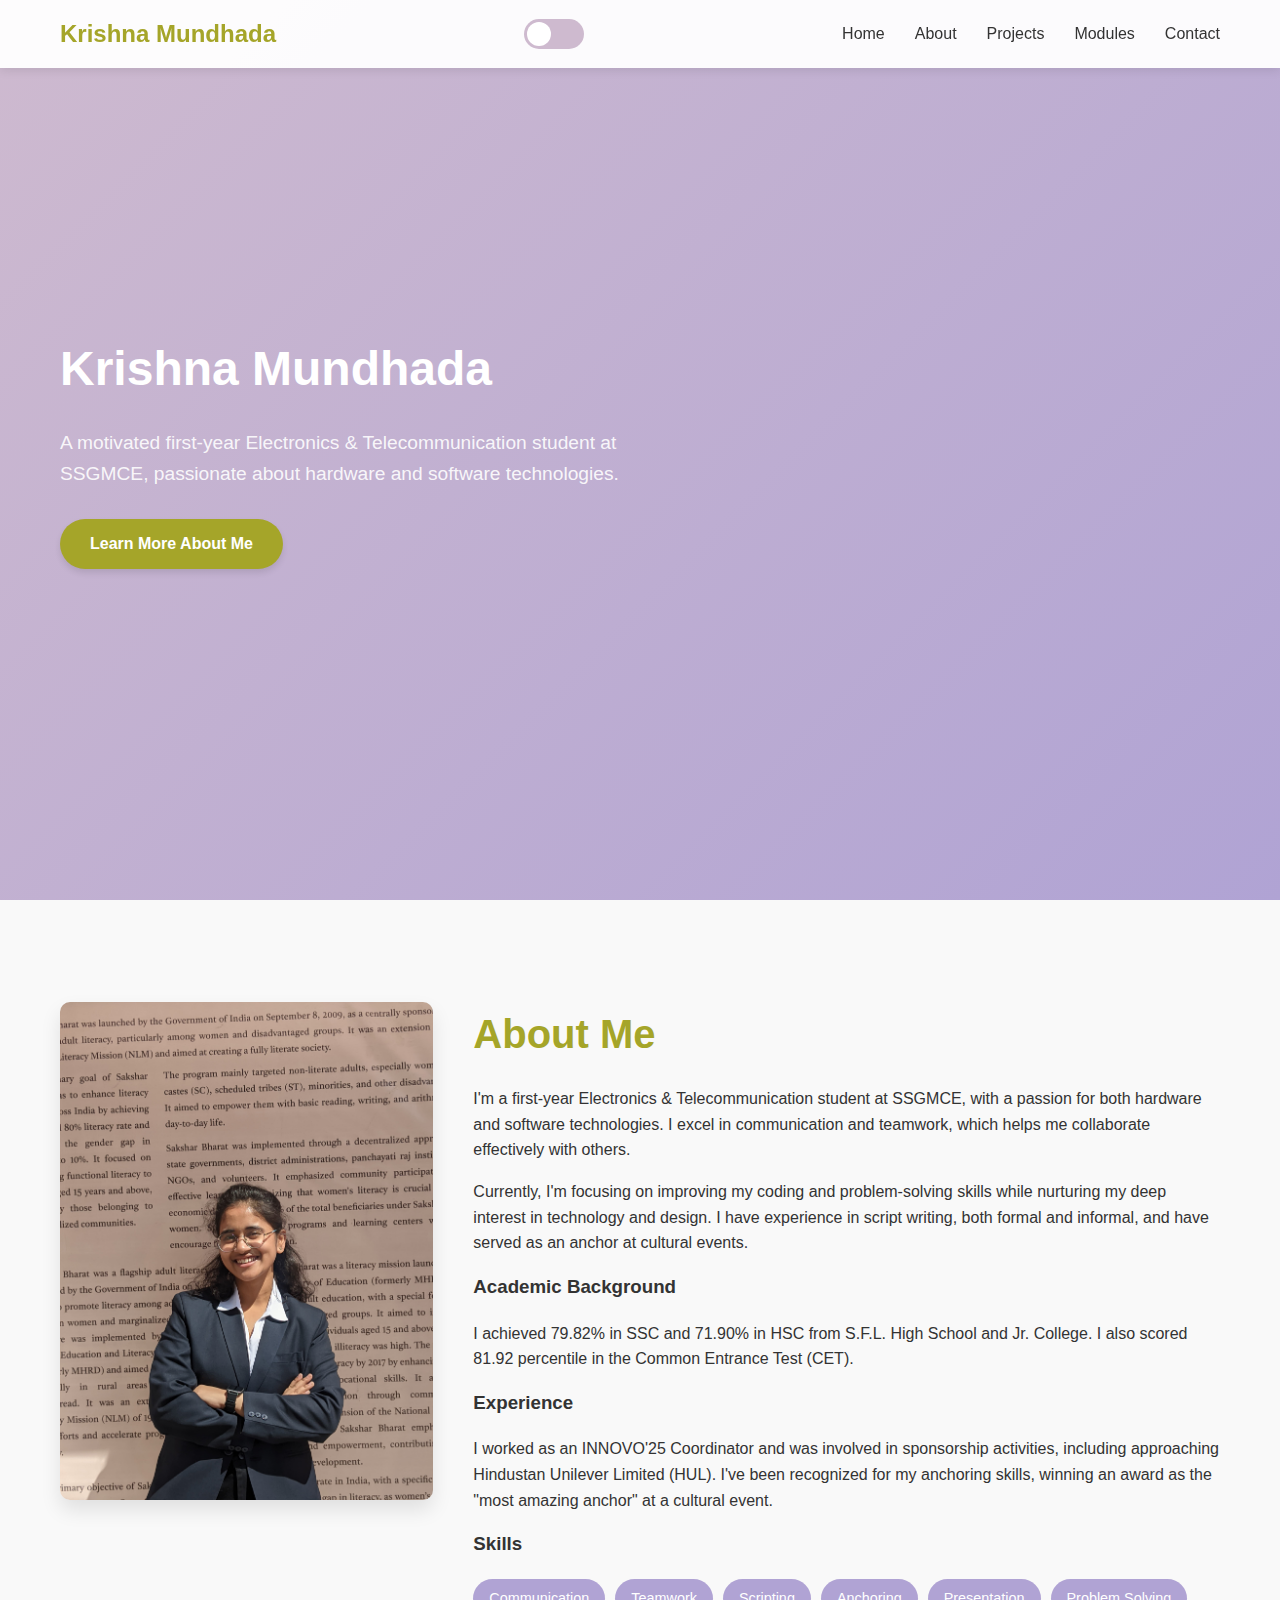
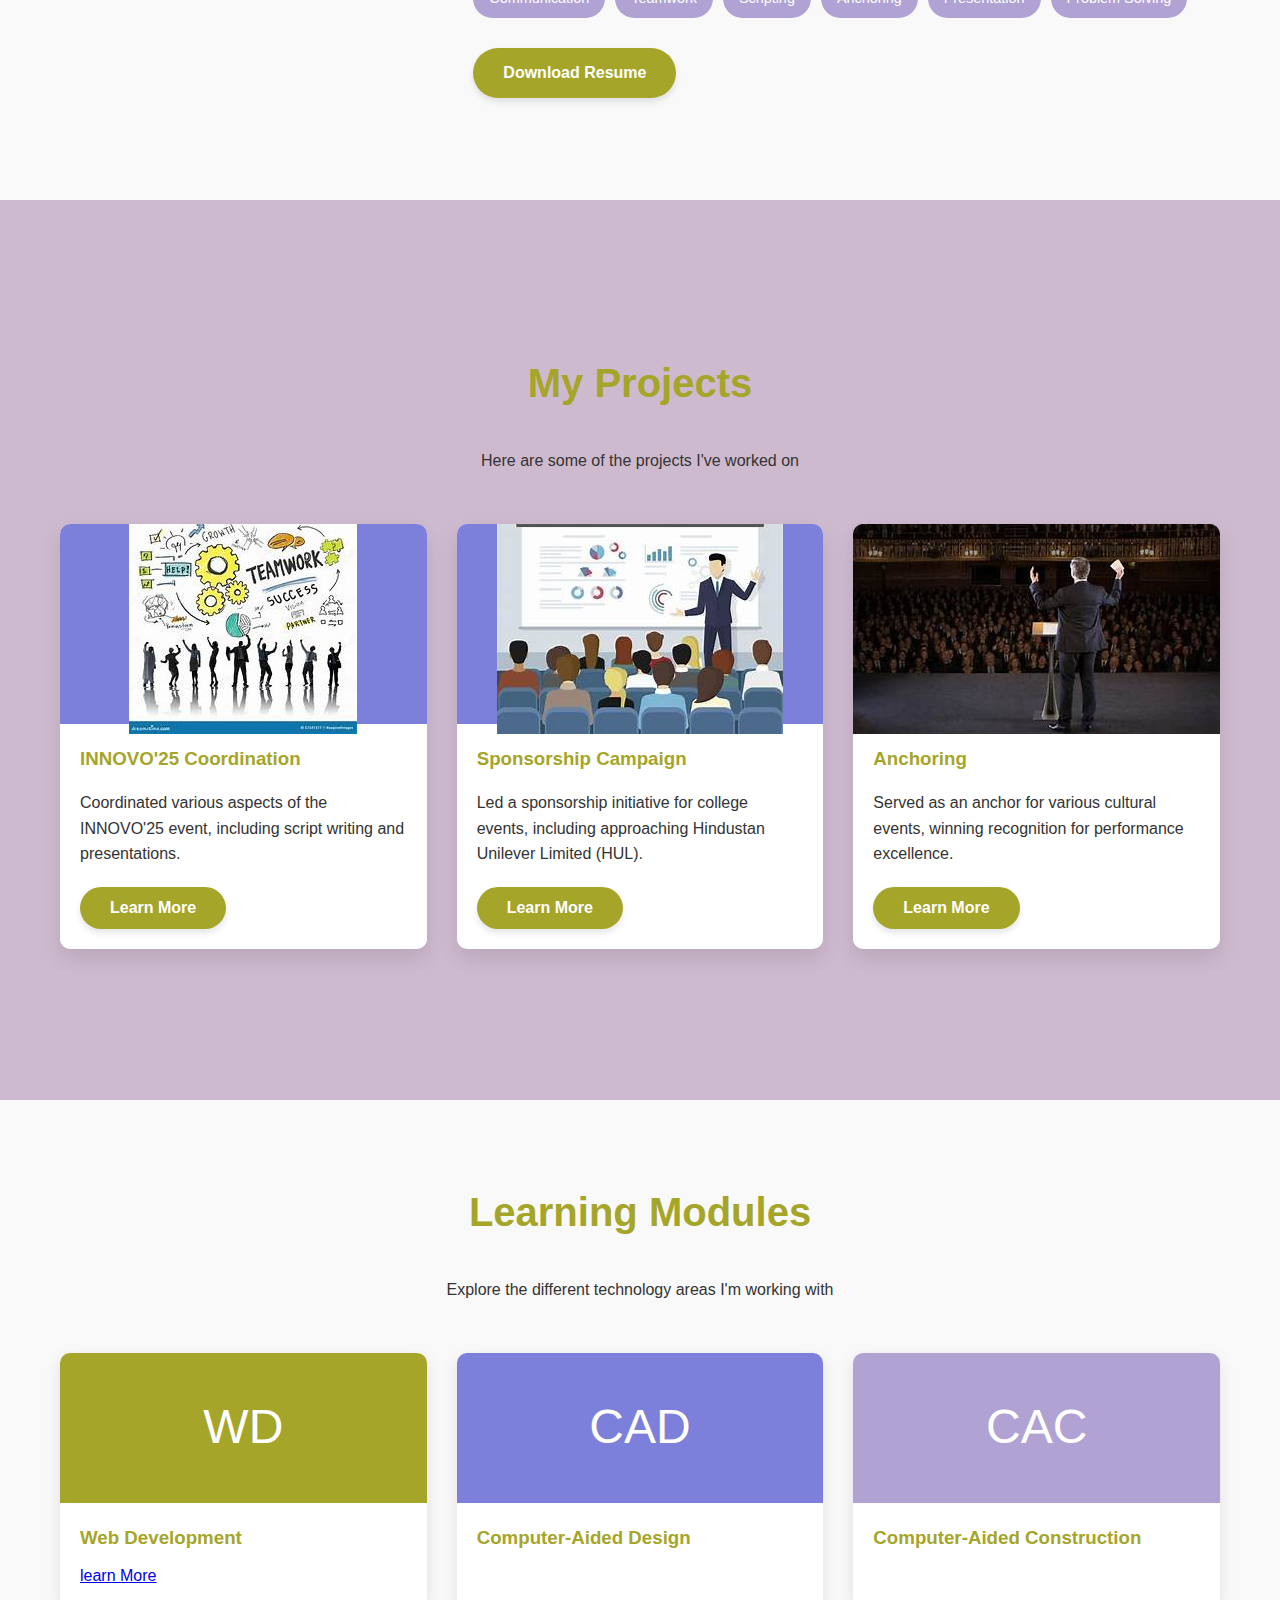
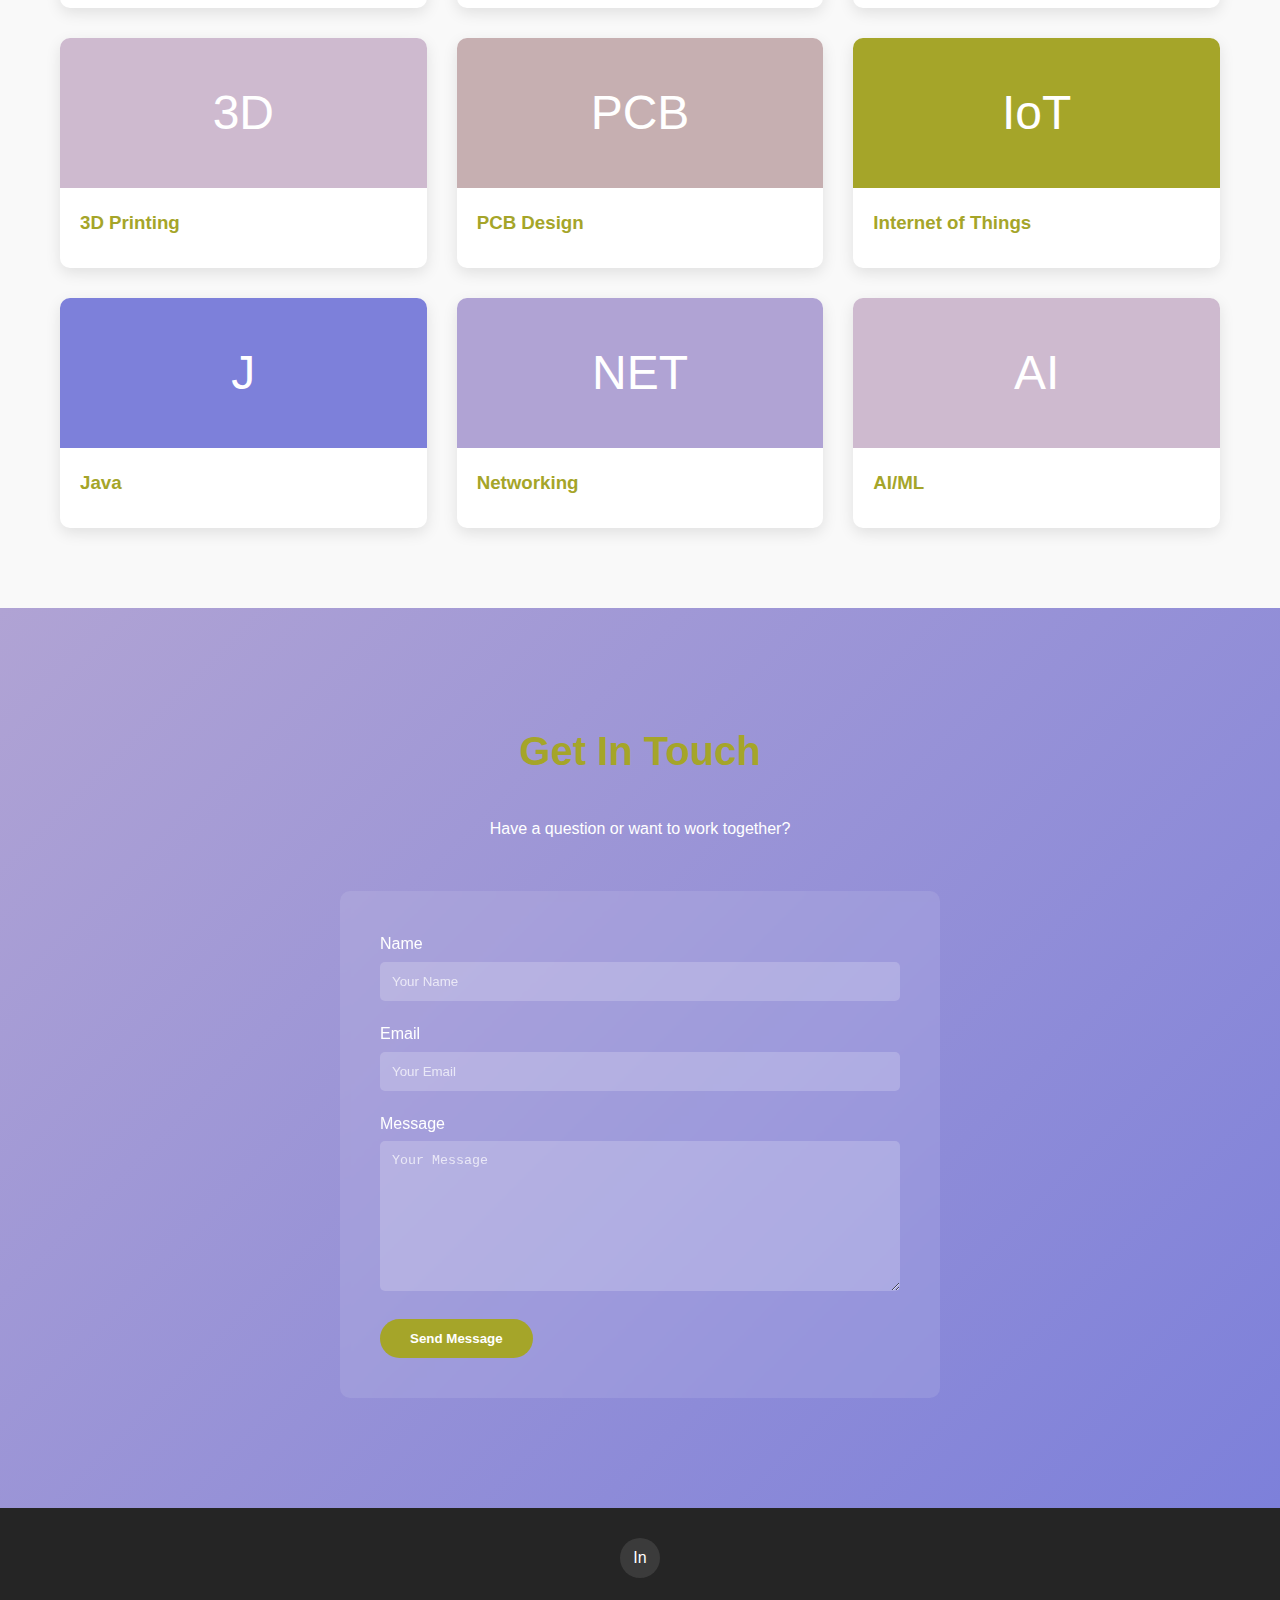
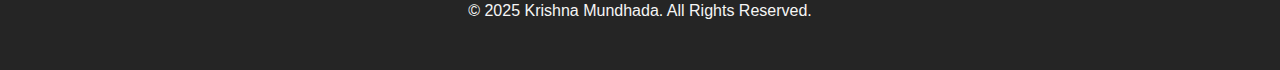
<file: index.html>
<!DOCTYPE html>
<html lang="en">
<head>
    <meta charset="UTF-8">
    <meta name="viewport" content="width=device-width, initial-scale=1.0">
    <title>Krishna Mundhada - Portfolio</title>
    <style>
        /* Base Styles */
        :root {
            --color-primary: #A5A529;
            --color-secondary: #7d80da;
            --color-tertiary: #b0a3d4;
            --color-quaternary: #cebacf;
            --color-quinary: #C6AFB1;
            --text-dark: #333;
            --text-light: #f5f5f5;
            --bg-light: #f9f9f9;
            --bg-dark: #252525;
            --transition: all 0.3s ease;
        }

        body {
            margin: 0;
            padding: 0;
            font-family: 'Segoe UI', Tahoma, Geneva, Verdana, sans-serif;
            line-height: 1.6;
            color: var(--text-dark);
            background-color: var(--bg-light);
            transition: var(--transition);
            scroll-behavior: smooth;
        }

        body.dark-mode {
            color: var(--text-light);
            background-color: var(--bg-dark);
        }

        * {
            box-sizing: border-box;
        }

        h1, h2, h3, h4, h5, h6 {
            margin-top: 0;
            font-weight: 600;
        }

        .container {
            width: 100%;
            max-width: 1200px;
            margin: 0 auto;
            padding: 0 20px;
        }

        section {
            padding: 80px 0;
            min-height: 100vh;
            display: flex;
            flex-direction: column;
            justify-content: center;
        }

        /* Header & Navigation */
        header {
            position: fixed;
            top: 0;
            left: 0;
            width: 100%;
            background-color: rgba(255, 255, 255, 0.95);
            box-shadow: 0 2px 10px rgba(0, 0, 0, 0.1);
            z-index: 1000;
            transition: var(--transition);
        }

        body.dark-mode header {
            background-color: rgba(37, 37, 37, 0.95);
            box-shadow: 0 2px 10px rgba(0, 0, 0, 0.3);
        }

        nav {
            display: flex;
            justify-content: space-between;
            align-items: center;
            padding: 15px 0;
        }

        .logo {
            font-size: 1.5rem;
            font-weight: 700;
            color: var(--color-primary);
            text-decoration: none;
        }

        .nav-links {
            display: flex;
            list-style: none;
            margin: 0;
            padding: 0;
        }

        .nav-links li {
            margin-left: 30px;
        }

        .nav-links a {
            text-decoration: none;
            color: var(--text-dark);
            font-weight: 500;
            position: relative;
            transition: var(--transition);
        }

        body.dark-mode .nav-links a {
            color: var(--text-light);
        }

        .nav-links a:hover {
            color: var(--color-secondary);
        }

        .nav-links a::after {
            content: '';
            position: absolute;
            bottom: -5px;
            left: 0;
            width: 0;
            height: 2px;
            background-color: var(--color-secondary);
            transition: var(--transition);
        }

        .nav-links a:hover::after {
            width: 100%;
        }

        .toggle-container {
            display: flex;
            align-items: center;
        }

        .theme-toggle {
            position: relative;
            width: 60px;
            height: 30px;
            border-radius: 15px;
            background-color: var(--color-quaternary);
            cursor: pointer;
            margin-left: 20px;
        }

        .theme-toggle::after {
            content: '';
            position: absolute;
            top: 3px;
            left: 3px;
            width: 24px;
            height: 24px;
            border-radius: 50%;
            background-color: white;
            transition: var(--transition);
        }

        body.dark-mode .theme-toggle::after {
            transform: translateX(30px);
        }

        .menu-toggle {
            display: none;
            flex-direction: column;
            justify-content: space-between;
            width: 30px;
            height: 21px;
            cursor: pointer;
        }

        .menu-toggle span {
            display: block;
            height: 3px;
            width: 100%;
            background-color: var(--text-dark);
            transition: var(--transition);
        }

        body.dark-mode .menu-toggle span {
            background-color: var(--text-light);
        }

        /* Home Section */
        #home {
            position: relative;
            height: 100vh;
            display: flex;
            align-items: center;
            background: linear-gradient(135deg, var(--color-quaternary) 0%, var(--color-tertiary) 100%);
            overflow: hidden;
        }

        .home-content {
            position: relative;
            z-index: 1;
            display: flex;
            flex-direction: column;
            align-items: flex-start;
        }

        .home-text {
            max-width: 600px;
        }

        .home-text h1 {
            font-size: 3rem;
            margin-bottom: 20px;
            color: white;
        }

        .home-text p {
            font-size: 1.2rem;
            margin-bottom: 30px;
            color: rgba(255, 255, 255, 0.9);
        }

        .btn {
            display: inline-block;
            padding: 12px 30px;
            background-color: var(--color-primary);
            color: white;
            border: none;
            border-radius: 30px;
            font-size: 1rem;
            font-weight: 600;
            text-decoration: none;
            cursor: pointer;
            transition: var(--transition);
            box-shadow: 0 4px 6px rgba(0, 0, 0, 0.1);
        }

        .btn:hover {
            transform: translateY(-3px);
            box-shadow: 0 6px 12px rgba(0, 0, 0, 0.15);
            background-color: #8f8f23;
        }

        /* About Me Section */
        #about {
            background-color: var(--bg-light);
            transition: var(--transition);
        }

        body.dark-mode #about {
            background-color: var(--bg-dark);
        }

        .about-content {
            display: flex;
            flex-wrap: wrap;
            gap: 40px;
        }

        .about-image {
            flex: 1;
            min-width: 300px;
        }

        .about-image img {
            width: 100%;
            border-radius: 10px;
            box-shadow: 0 10px 20px rgba(0, 0, 0, 0.1);
            transition: var(--transition);
        }

        body.dark-mode .about-image img {
            box-shadow: 0 10px 20px rgba(0, 0, 0, 0.3);
        }

        .about-text {
            flex: 2;
            min-width: 300px;
        }

        .about-text h2 {
            font-size: 2.5rem;
            margin-bottom: 20px;
            color: var(--color-primary);
        }

        .skills-container {
            display: flex;
            flex-wrap: wrap;
            gap: 10px;
            margin-top: 20px;
        }

        .skill-tag {
            padding: 8px 16px;
            background-color: var(--color-tertiary);
            color: white;
            border-radius: 20px;
            font-size: 0.9rem;
        }

        .resume-btn {
            margin-top: 30px;
        }

        /* Projects Section */
        #projects {
            background-color: var(--color-quaternary);
            color: var(--text-dark);
        }

        .section-header {
            text-align: center;
            margin-bottom: 50px;
        }

        .section-header h2 {
            font-size: 2.5rem;
            color: var(--color-primary);
        }

        .projects-grid {
            display: grid;
            grid-template-columns: repeat(auto-fill, minmax(300px, 1fr));
            gap: 30px;
        }

        .project-card {
            background-color: white;
            border-radius: 10px;
            overflow: hidden;
            box-shadow: 0 10px 20px rgba(0, 0, 0, 0.1);
            transition: var(--transition);
        }

        body.dark-mode .project-card {
            background-color: #333;
            box-shadow: 0 10px 20px rgba(0, 0, 0, 0.3);
        }

        .project-card:hover {
            transform: translateY(-10px);
            box-shadow: 0 15px 30px rgba(0, 0, 0, 0.15);
        }

        .project-img {
            height: 200px;
            background-color: var(--color-secondary);
            display: flex;
            align-items: center;
            justify-content: center;
            color: white;
            font-size: 3rem;
        }

        .project-content {
            padding: 20px;
        }

        .project-content h3 {
            margin-bottom: 10px;
            color: var(--color-primary);
        }

        .project-content p {
            margin-bottom: 20px;
        }

        /* Modules Section */
        #modules {
            background-color: var(--bg-light);
            transition: var(--transition);
        }

        body.dark-mode #modules {
            background-color: var(--bg-dark);
        }

        .modules-grid {
            display: grid;
            grid-template-columns: repeat(auto-fill, minmax(300px, 1fr));
            gap: 30px;
        }

        .module-card {
            background-color: white;
            border-radius: 10px;
            overflow: hidden;
            box-shadow: 0 5px 15px rgba(0, 0, 0, 0.1);
            transition: var(--transition);
            cursor: pointer;
        }

        body.dark-mode .module-card {
            background-color: #333;
            box-shadow: 0 5px 15px rgba(0, 0, 0, 0.3);
        }

        .module-card:hover {
            transform: translateY(-5px);
            box-shadow: 0 10px 25px rgba(0, 0, 0, 0.15);
        }

        .module-icon {
            height: 150px;
            display: flex;
            align-items: center;
            justify-content: center;
            color: white;
            font-size: 3rem;
        }

        .web-dev { background-color: var(--color-primary); }
        .cad { background-color: var(--color-secondary); }
        .cac { background-color: var(--color-tertiary); }
        .printing { background-color: var(--color-quaternary); }
        .pcb { background-color: var(--color-quinary); }
        .iot { background-color: var(--color-primary); }
        .java { background-color: var(--color-secondary); }
        .networking { background-color: var(--color-tertiary); }
        .ai-ml { background-color: var(--color-quaternary); }

        .module-content {
            padding: 20px;
        }

        .module-content h3 {
            margin-bottom: 10px;
            color: var(--color-primary);
            transition: var(--transition);
        }

        body.dark-mode .module-content h3 {
            color: var(--color-secondary);
        }

        .module-details {
            height: 0;
            overflow: hidden;
            opacity: 0;
            transition: var(--transition);
        }

        .module-card.active .module-details {
            height: auto;
            opacity: 1;
            margin-top: 15px;
        }

        /* Contact Section */
        #contact {
            background: linear-gradient(135deg, var(--color-tertiary) 0%, var(--color-secondary) 100%);
            color: white;
        }

        .contact-form {
            max-width: 600px;
            margin: 0 auto;
            background-color: rgba(255, 255, 255, 0.1);
            padding: 40px;
            border-radius: 10px;
            backdrop-filter: blur(5px);
        }

        .form-group {
            margin-bottom: 20px;
        }

        .form-group label {
            display: block;
            margin-bottom: 5px;
            font-weight: 500;
        }

        .form-control {
            width: 100%;
            padding: 12px;
            border: none;
            border-radius: 5px;
            background-color: rgba(255, 255, 255, 0.2);
            color: white;
            transition: var(--transition);
        }

        .form-control:focus {
            outline: none;
            background-color: rgba(255, 255, 255, 0.3);
        }

        .form-control::placeholder {
            color: rgba(255, 255, 255, 0.7);
        }

        textarea.form-control {
            min-height: 150px;
            resize: vertical;
        }

        .submit-btn {
            background-color: var(--color-primary);
            border: none;
            color: white;
            padding: 12px 30px;
            border-radius: 30px;
            cursor: pointer;
            font-weight: 600;
            transition: var(--transition);
        }

        .submit-btn:hover {
            background-color: #8f8f23;
            transform: translateY(-3px);
        }

        /* Footer */
        footer {
            background-color: var(--bg-dark);
            color: var(--text-light);
            padding: 30px 0;
            text-align: center;
        }

        .social-links {
            display: flex;
            justify-content: center;
            margin-bottom: 20px;
        }

        .social-link {
            display: flex;
            align-items: center;
            justify-content: center;
            width: 40px;
            height: 40px;
            border-radius: 50%;
            background-color: rgba(255, 255, 255, 0.1);
            color: white;
            margin: 0 10px;
            text-decoration: none;
            transition: var(--transition);
        }

        .social-link:hover {
            background-color: var(--color-secondary);
            transform: translateY(-3px);
        }

        /* Media Queries */
        @media (max-width: 768px) {
            section {
                padding: 60px 0;
            }

            .home-text h1 {
                font-size: 2.5rem;
            }

            .nav-links {
                position: absolute;
                top: 100%;
                left: 0;
                right: 0;
                background-color: white;
                flex-direction: column;
                align-items: center;
                height: 0;
                overflow: hidden;
                transition: var(--transition);
                box-shadow: 0 5px 10px rgba(0, 0, 0, 0.1);
            }

            body.dark-mode .nav-links {
                background-color: var(--bg-dark);
                box-shadow: 0 5px 10px rgba(0, 0, 0, 0.3);
            }

            .nav-links.active {
                height: 300px;
                padding: 20px 0;
            }

            .nav-links li {
                margin: 15px 0;
            }

            .menu-toggle {
                display: flex;
            }

            .menu-toggle.active span:nth-child(1) {
                transform: translateY(9px) rotate(45deg);
            }

            .menu-toggle.active span:nth-child(2) {
                opacity: 0;
            }

            .menu-toggle.active span:nth-child(3) {
                transform: translateY(-9px) rotate(-45deg);
            }
        }

        @media (max-width: 480px) {
            .home-text h1 {
                font-size: 2rem;
            }

            .section-header h2 {
                font-size: 2rem;
            }

            .contact-form {
                padding: 20px;
            }
        }

        /* Animations */
        @keyframes fadeIn {
            from { opacity: 0; transform: translateY(20px); }
            to { opacity: 1; transform: translateY(0); }
        }

        .fade-in {
            animation: fadeIn 0.8s ease forwards;
        }

        .delay-1 { animation-delay: 0.2s; }
        .delay-2 { animation-delay: 0.4s; }
        .delay-3 { animation-delay: 0.6s; }
    </style>
</head>
<body>
    <!-- Header & Navigation -->
    <header>
        <div class="container">
            <nav>
                <a href="#home" class="logo">Krishna Mundhada</a>
                <div class="toggle-container">
                    <div class="menu-toggle">
                        <span></span>
                        <span></span>
                        <span></span>
                    </div>
                    <div class="theme-toggle"></div>
                </div>
                <ul class="nav-links">
                    <li><a href="#home">Home</a></li>
                    <li><a href="#about">About</a></li>
                    <li><a href="#projects">Projects</a></li>
                    <li><a href="#modules">Modules</a></li>
                    <li><a href="#contact">Contact</a></li>
                </ul>
            </nav>
        </div>
    </header>

    <!-- Home Section -->
    <section id="home">
        <div class="container">
            <div class="home-content">
                <div class="home-text fade-in">
                    <h1>Krishna Mundhada</h1>
                    <p>A motivated first-year Electronics & Telecommunication student at SSGMCE, passionate about hardware and software technologies.</p>
                    <a href="#about" class="btn">Learn More About Me</a>
                </div>
            </div>
        </div>
    </section>

    <!-- About Me Section -->
    <section id="about">
        <div class="container">
            <div class="about-content">
                <div class="about-image fade-in delay-1">
                    <img src="./my photo.jpg" alt="Krishna Mundhada">
                </div>
                <div class="about-text fade-in delay-2">
                    <h2>About Me</h2>
                    <p>I'm a first-year Electronics & Telecommunication student at SSGMCE, with a passion for both hardware and software technologies. I excel in communication and teamwork, which helps me collaborate effectively with others.</p>
                    <p>Currently, I'm focusing on improving my coding and problem-solving skills while nurturing my deep interest in technology and design. I have experience in script writing, both formal and informal, and have served as an anchor at cultural events.</p>
                    <h3>Academic Background</h3>
                    <p>I achieved 79.82% in SSC and 71.90% in HSC from S.F.L. High School and Jr. College. I also scored 81.92 percentile in the Common Entrance Test (CET).</p>
                    <h3>Experience</h3>
                    <p>I worked as an INNOVO'25 Coordinator and was involved in sponsorship activities, including approaching Hindustan Unilever Limited (HUL). I've been recognized for my anchoring skills, winning an award as the "most amazing anchor" at a cultural event.</p>
                    <h3>Skills</h3>
                    <div class="skills-container">
                        <span class="skill-tag">Communication</span>
                        <span class="skill-tag">Teamwork</span>
                        <span class="skill-tag">Scripting</span>
                        <span class="skill-tag">Anchoring</span>
                        <span class="skill-tag">Presentation</span>
                        <span class="skill-tag">Problem Solving</span>
                    </div>
                    <a href="./resume.pdf" class="btn resume-btn">Download Resume</a>
                </div>
            </div>
        </div>
    </section>

    <!-- Projects Section -->
    <section id="projects">
        <div class="container">
            <div class="section-header fade-in">
                <h2>My Projects</h2>
                <p>Here are some of the projects I've worked on</p>
            </div>
            <div class="projects-grid">
                <div class="project-card fade-in delay-1">
                    <div class="project-img"> <img src="./team work.jpeg" alt="teamwork">
                    </div>
                    <div class="project-content">
                        <h3>INNOVO'25 Coordination</h3>
                        <p>Coordinated various aspects of the INNOVO'25 event, including script writing and presentations.</p>
                        <button class="btn">Learn More</button>
                    </div>
                </div>
                <div class="project-card fade-in delay-2">
                    <div class="project-img">
                         <img src="./presentation.jpeg" alt="sponsorship">
                    </div>
                    <div class="project-content">
                        <h3>Sponsorship Campaign</h3>
                        <p>Led a sponsorship initiative for college events, including approaching Hindustan Unilever Limited (HUL).</p>
                        <button class="btn">Learn More</button>
                    </div>
                </div>
                <div class="project-card fade-in delay-3">
                    <div class="project-img">
                        <img src="./anchor.jpeg" alt="anchoring">
                    </div>
                    <div class="project-content">
                        <h3>Anchoring</h3>
                        <p>Served as an anchor for various cultural events, winning recognition for performance excellence.</p>
                        <button class="btn">Learn More</button>
                    </div>
                </div>
            </div>
        </div>
    </section>

    <!-- Modules Section -->
    <section id="modules">
        <div class="container">
            <div class="section-header fade-in">
                <h2>Learning Modules</h2>
                <p>Explore the different technology areas I'm working with</p>
            </div>
            <div class="modules-grid">
                <div class="module-card fade-in delay-1">
                    <div class="module-icon web-dev">WD</div>
                    <div class="module-content">
                        <h3>Web Development</h3>
                        <div class="module-details">
                            <p>Exploring the fundamentals of web development, including HTML, CSS, and JavaScript to create responsive and interactive websites.</p>
                        </div>
                        <a href="./documentation.html">learn More </a>
                    </div>
                </div>
                <div class="module-card fade-in delay-1">
                    <div class="module-icon cad">CAD</div>
                    <div class="module-content">
                        <h3>Computer-Aided Design</h3>
                        <div class="module-details">
                            <p>Learning to use CAD tools to create detailed technical drawings and 3D models for various engineering applications.</p>
                        </div>
                    </div>
                </div>
                <div class="module-card fade-in delay-1">
                    <div class="module-icon cac">CAC</div>
                    <div class="module-content">
                        <h3>Computer-Aided Construction</h3>
                        <div class="module-details">
                            <p>Studying how to apply computational tools to improve construction planning, design, and execution processes.</p>
                        </div>
                    </div>
                </div>
                <div class="module-card fade-in delay-2">
                    <div class="module-icon printing">3D</div>
                    <div class="module-content">
                        <h3>3D Printing</h3>
                        <div class="module-details">
                            <p>Discovering the world of additive manufacturing and how to design, prepare, and print 3D models for prototyping and production.</p>
                        </div>
                    </div>
                </div>
                <div class="module-card fade-in delay-2">
                    <div class="module-icon pcb">PCB</div>
                    <div class="module-content">
                        <h3>PCB Design</h3>
                        <div class="module-details">
                            <p>Learning to design printed circuit boards for electronic devices, from schematic capture to production-ready layouts.</p>
                        </div>
                    </div>
                </div>
                <div class="module-card fade-in delay-2">
                    <div class="module-icon iot">IoT</div>
                    <div class="module-content">
                        <h3>Internet of Things</h3>
                        <div class="module-details">
                            <p>Exploring connected systems that bridge the physical and digital worlds through sensors, microcontrollers, and cloud platforms.</p>
                        </div>
                    </div>
                </div>
                <div class="module-card fade-in delay-3">
                    <div class="module-icon java">J</div>
                    <div class="module-content">
                        <h3>Java</h3>
                        <div class="module-details">
                            <p>Developing programming skills in Java to create cross-platform applications with object-oriented design principles.</p>
                        </div>
                    </div>
                </div>
                <div class="module-card fade-in delay-3">
                    <div class="module-icon networking">NET</div>
                    <div class="module-content">
                        <h3>Networking</h3>
                        <div class="module-details">
                            <p>Studying computer networks, protocols, and infrastructure to understand how data communication systems function.</p>
                        </div>
                    </div>
                </div>
                <div class="module-card fade-in delay-3">
                    <div class="module-icon ai-ml">AI</div>
                    <div class="module-content">
                        <h3>AI/ML</h3>
                        <div class="module-details">
                            <p>Learning about artificial intelligence and machine learning algorithms, models, and applications across various domains.</p>
                        </div>
                    </div>
                </div>
            </div>
        </div>
    </section>

    <!-- Contact Section -->
    <section id="contact">
        <div class="container">
            <div class="section-header fade-in">
                <h2>Get In Touch</h2>
                <p>Have a question or want to work together?</p>
            </div>
            <div class="contact-form fade-in delay-1">
                <form id="contactForm">
                    <div class="form-group">
                        <label for="name">Name</label>
                        <input type="text" id="name" class="form-control" placeholder="Your Name" required>
                    </div>
                    <div class="form-group">
                        <label for="email">Email</label>
                        <input type="email" id="email" class="form-control" placeholder="Your Email" required>
                    </div>
                    <div class="form-group">
                        <label for="message">Message</label>
                        <textarea id="message" class="form-control" placeholder="Your Message" required></textarea>
                    </div>
                    <button type="submit" class="submit-btn">Send Message</button>
                </form>
            </div>
        </div>
    </section>

    <!-- Footer -->
    <footer>
        <div class="container">
            <div class="social-links">
                <a href="https://www.linkedin.com/in/krishna-mundhada-8ab638350" class="social-link" target="_blank">In</a>
            </div>
            <p>&copy; 2025 Krishna Mundhada. All Rights Reserved.</p>
        </div>
    </footer>

    <script>
        // DOM Elements
        const header = document.querySelector('header');
        const menuToggle = document.querySelector('.menu-toggle');
        const navLinks = document.querySelector('.nav-links');
        const themeToggle = document.querySelector('.theme-toggle');
        const moduleCards = document.querySelectorAll('.module-card');
        const contactForm = document.getElementById('contactForm');

        // Smooth Scrolling
        document.querySelectorAll('a[href^="#"]').forEach(anchor => {
            anchor.addEventListener('click', function(e) {
                e.preventDefault();
                const target = document.querySelector(this.getAttribute('href'));
                window.scrollTo({
                    top: target.offsetTop - 70,
                    behavior: 'smooth'
                });
                
                // Close mobile menu if open
                if (navLinks.classList.contains('active')) {
                    navLinks.classList.remove('active');
                    menuToggle.classList.remove('active');
                }
            });
        });

        // Mobile Menu Toggle
        menuToggle.addEventListener('click', () => {
            menuToggle.classList.toggle('active');
            navLinks.classList.toggle('active');
        });

        // Dark Mode Toggle
        themeToggle.addEventListener('click', () => {
            document.body.classList.toggle('dark-mode');
            localStorage.setItem('theme', document.body.classList.contains('dark-mode') ? 'dark' : 'light');
        });

        // Check for saved theme preference
        if (localStorage.getItem('theme') === 'dark') {
            document.body.classList.add('dark-mode');
        }

        // Module Card Toggle
        moduleCards.forEach(card => {
            card.addEventListener('click', () => {
                card.classList.toggle('active');
            });
        });

        // Form Validation
        contactForm.addEventListener('submit', (e) => {e})
</file>
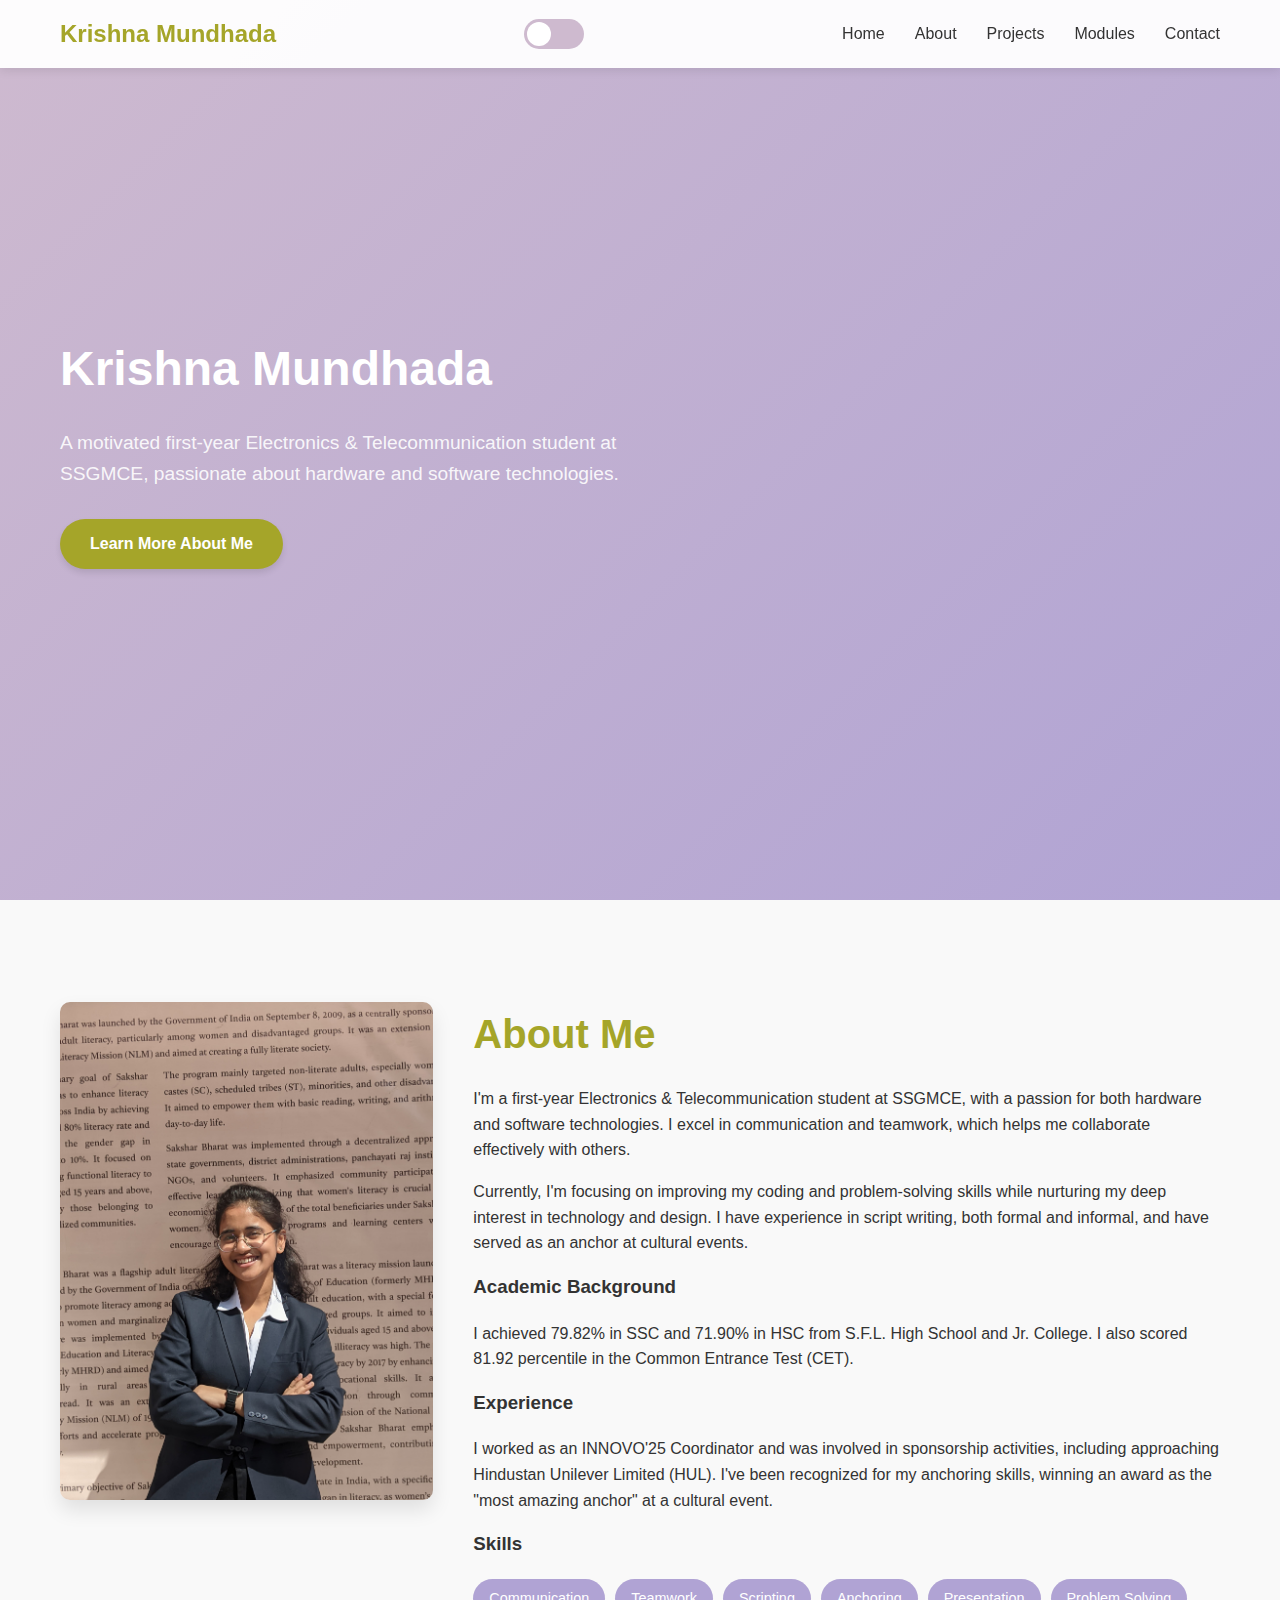
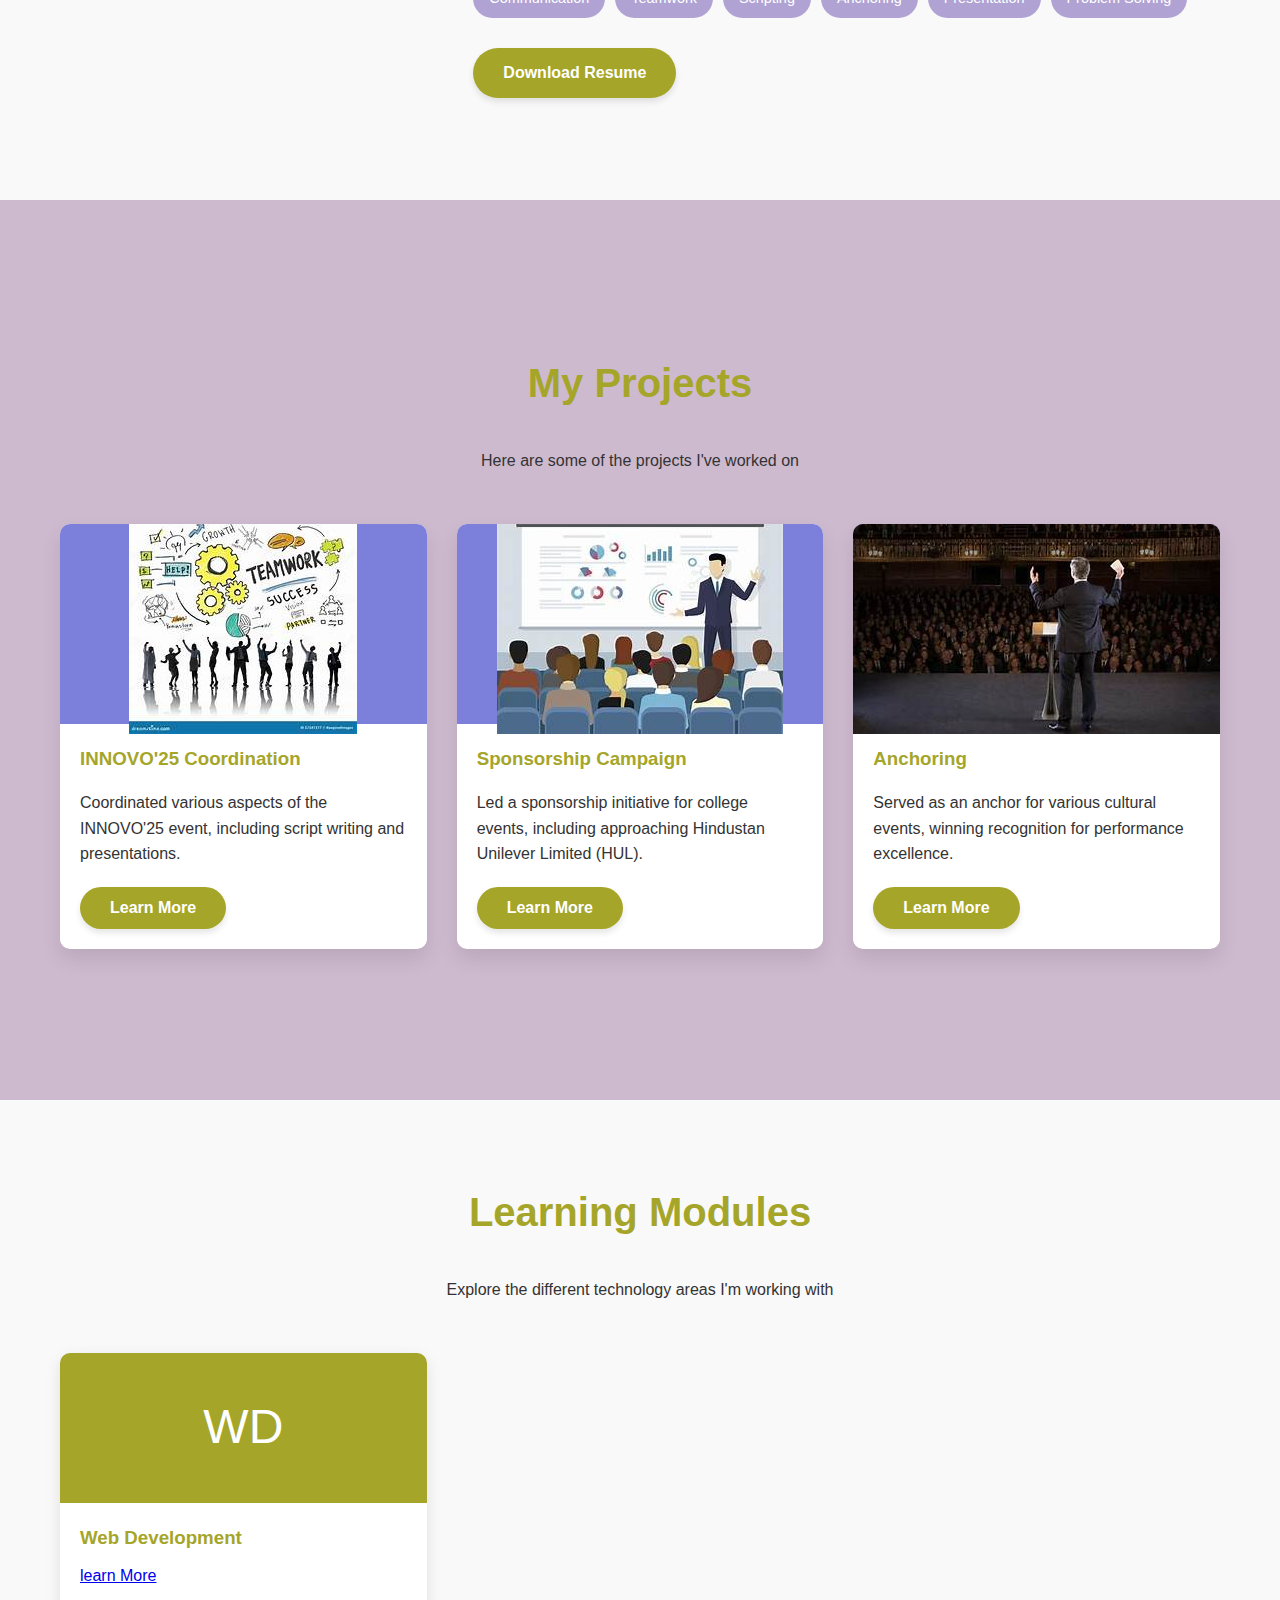
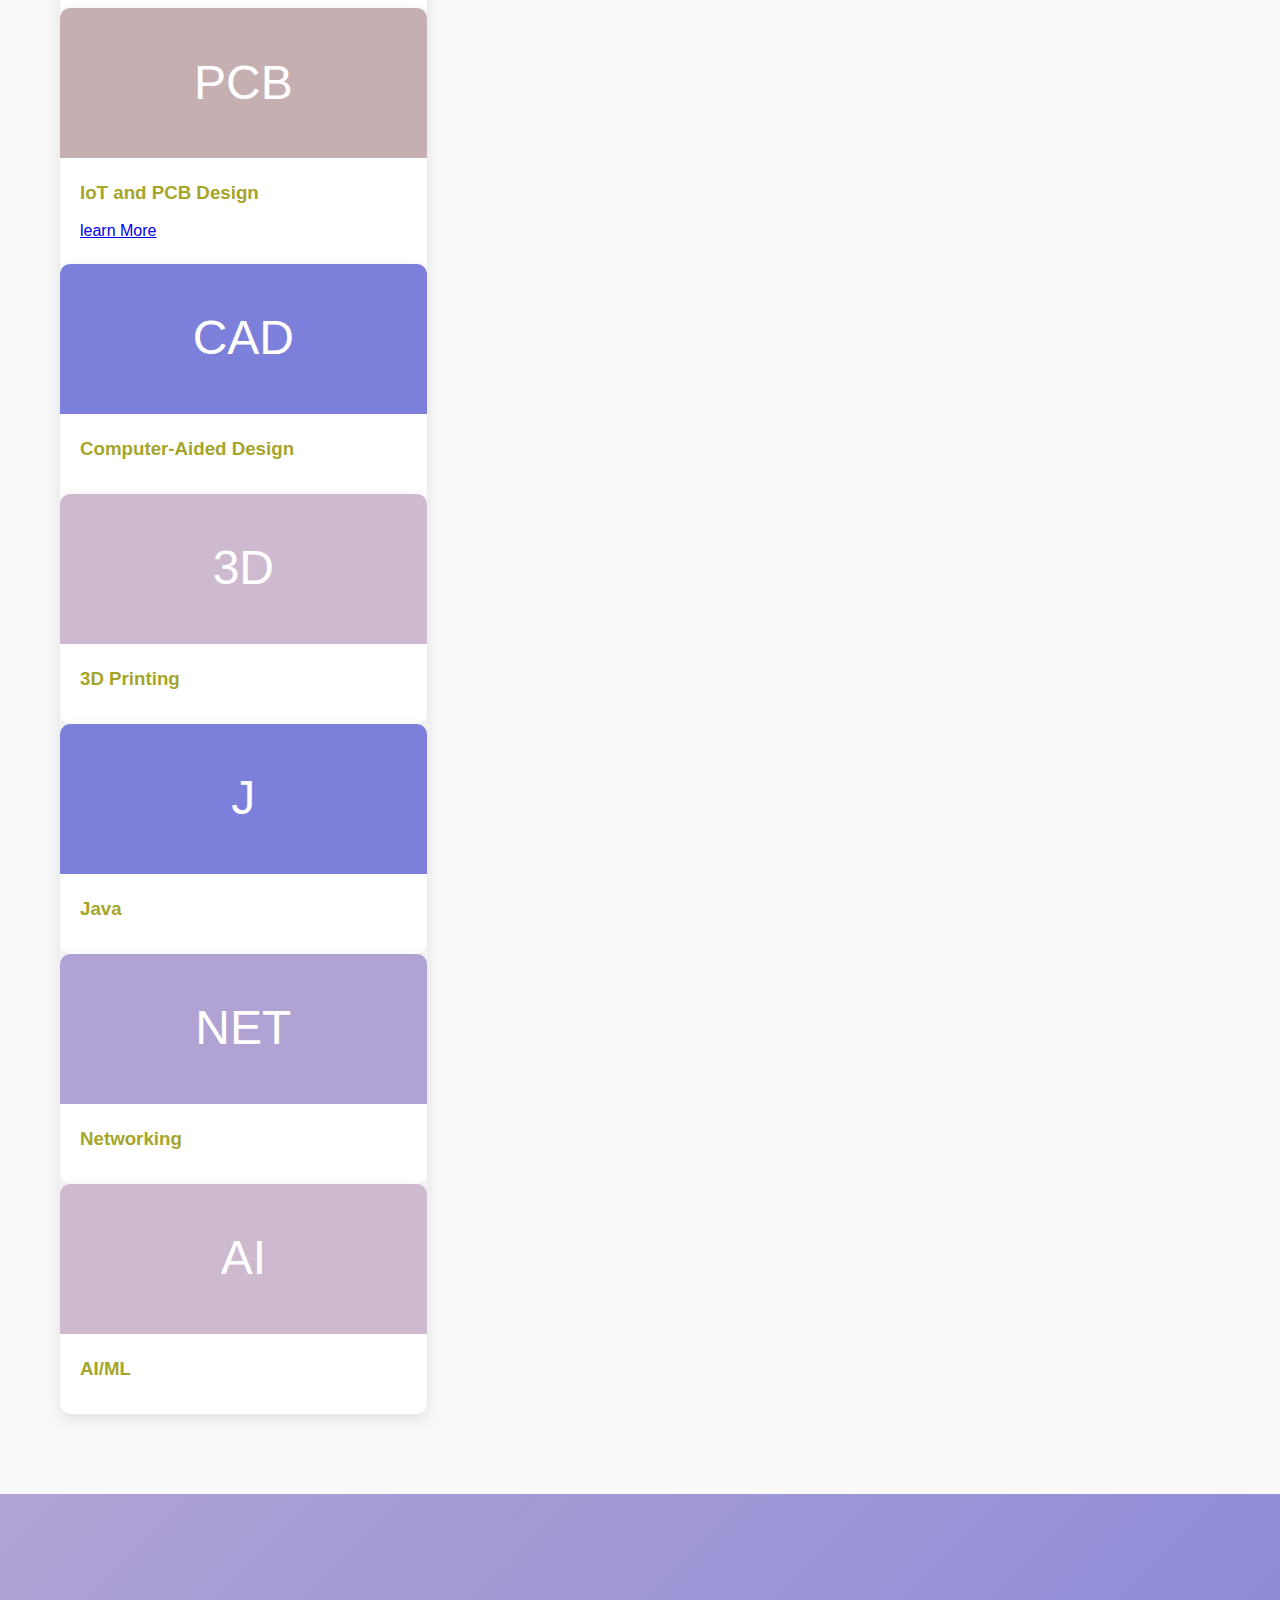
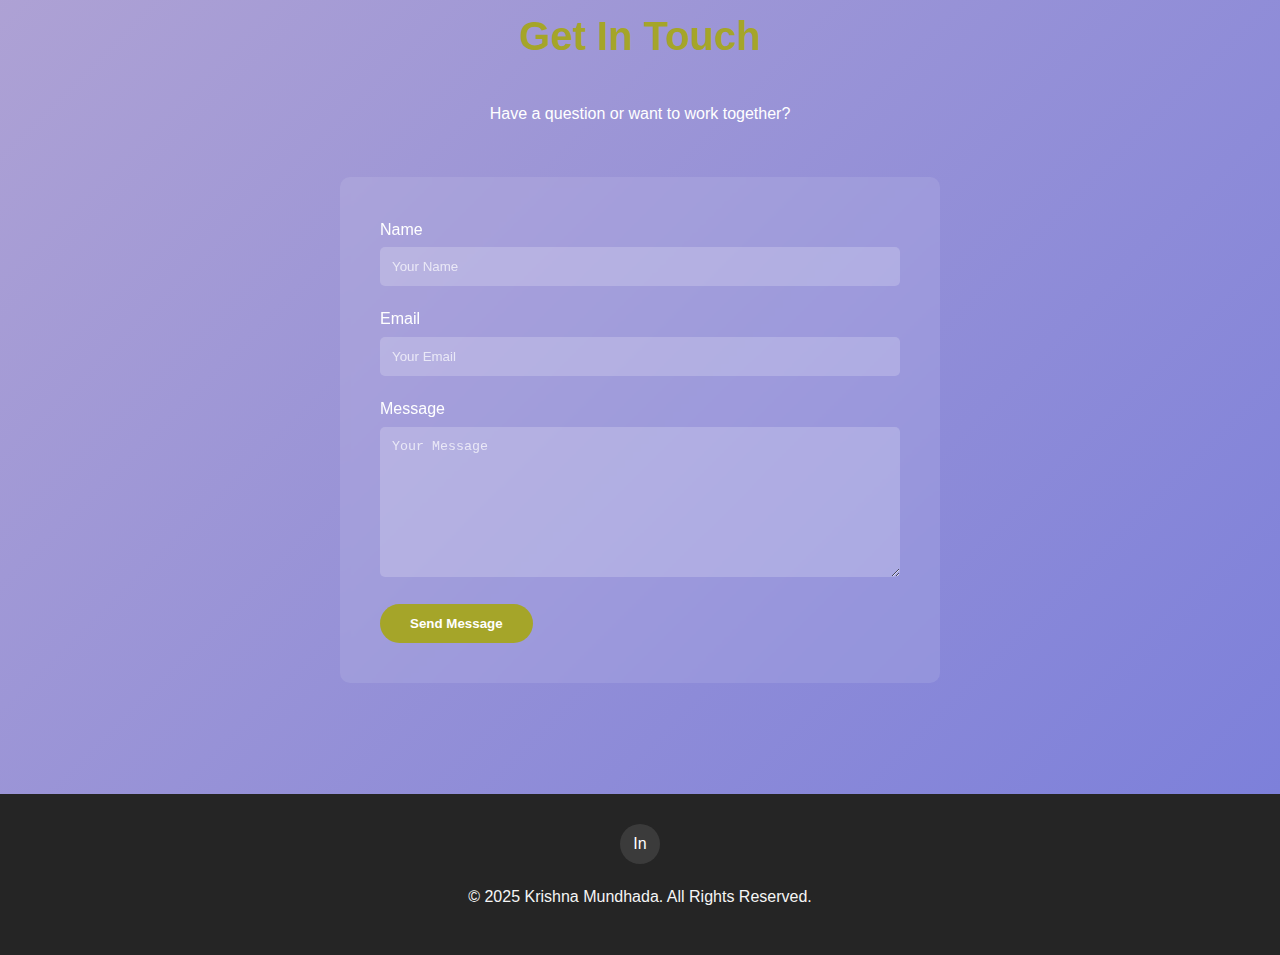
<file: portfolio/index.html>
<!DOCTYPE html>
<html lang="en">
<head>
    <meta charset="UTF-8">
    <meta name="viewport" content="width=device-width, initial-scale=1.0">
    <title>Krishna Mundhada - Portfolio</title>
    <style>
        /* Base Styles */
        :root {
            --color-primary: #A5A529;
            --color-secondary: #7d80da;
            --color-tertiary: #b0a3d4;
            --color-quaternary: #cebacf;
            --color-quinary: #C6AFB1;
            --text-dark: #333;
            --text-light: #f5f5f5;
            --bg-light: #f9f9f9;
            --bg-dark: #252525;
            --transition: all 0.3s ease;
        }

        body {
            margin: 0;
            padding: 0;
            font-family: 'Segoe UI', Tahoma, Geneva, Verdana, sans-serif;
            line-height: 1.6;
            color: var(--text-dark);
            background-color: var(--bg-light);
            transition: var(--transition);
            scroll-behavior: smooth;
        }

        body.dark-mode {
            color: var(--text-light);
            background-color: var(--bg-dark);
        }

        * {
            box-sizing: border-box;
        }

        h1, h2, h3, h4, h5, h6 {
            margin-top: 0;
            font-weight: 600;
        }

        .container {
            width: 100%;
            max-width: 1200px;
            margin: 0 auto;
            padding: 0 20px;
        }

        section {
            padding: 80px 0;
            min-height: 100vh;
            display: flex;
            flex-direction: column;
            justify-content: center;
        }

        /* Header & Navigation */
        header {
            position: fixed;
            top: 0;
            left: 0;
            width: 100%;
            background-color: rgba(255, 255, 255, 0.95);
            box-shadow: 0 2px 10px rgba(0, 0, 0, 0.1);
            z-index: 1000;
            transition: var(--transition);
        }

        body.dark-mode header {
            background-color: rgba(37, 37, 37, 0.95);
            box-shadow: 0 2px 10px rgba(0, 0, 0, 0.3);
        }

        nav {
            display: flex;
            justify-content: space-between;
            align-items: center;
            padding: 15px 0;
        }

        .logo {
            font-size: 1.5rem;
            font-weight: 700;
            color: var(--color-primary);
            text-decoration: none;
        }

        .nav-links {
            display: flex;
            list-style: none;
            margin: 0;
            padding: 0;
        }

        .nav-links li {
            margin-left: 30px;
        }

        .nav-links a {
            text-decoration: none;
            color: var(--text-dark);
            font-weight: 500;
            position: relative;
            transition: var(--transition);
        }

        body.dark-mode .nav-links a {
            color: var(--text-light);
        }

        .nav-links a:hover {
            color: var(--color-secondary);
        }

        .nav-links a::after {
            content: '';
            position: absolute;
            bottom: -5px;
            left: 0;
            width: 0;
            height: 2px;
            background-color: var(--color-secondary);
            transition: var(--transition);
        }

        .nav-links a:hover::after {
            width: 100%;
        }

        .toggle-container {
            display: flex;
            align-items: center;
        }

        .theme-toggle {
            position: relative;
            width: 60px;
            height: 30px;
            border-radius: 15px;
            background-color: var(--color-quaternary);
            cursor: pointer;
            margin-left: 20px;
        }

        .theme-toggle::after {
            content: '';
            position: absolute;
            top: 3px;
            left: 3px;
            width: 24px;
            height: 24px;
            border-radius: 50%;
            background-color: white;
            transition: var(--transition);
        }

        body.dark-mode .theme-toggle::after {
            transform: translateX(30px);
        }

        .menu-toggle {
            display: none;
            flex-direction: column;
            justify-content: space-between;
            width: 30px;
            height: 21px;
            cursor: pointer;
        }

        .menu-toggle span {
            display: block;
            height: 3px;
            width: 100%;
            background-color: var(--text-dark);
            transition: var(--transition);
        }

        body.dark-mode .menu-toggle span {
            background-color: var(--text-light);
        }

        /* Home Section */
        #home {
            position: relative;
            height: 100vh;
            display: flex;
            align-items: center;
            background: linear-gradient(135deg, var(--color-quaternary) 0%, var(--color-tertiary) 100%);
            overflow: hidden;
        }

        .home-content {
            position: relative;
            z-index: 1;
            display: flex;
            flex-direction: column;
            align-items: flex-start;
        }

        .home-text {
            max-width: 600px;
        }

        .home-text h1 {
            font-size: 3rem;
            margin-bottom: 20px;
            color: white;
        }

        .home-text p {
            font-size: 1.2rem;
            margin-bottom: 30px;
            color: rgba(255, 255, 255, 0.9);
        }

        .btn {
            display: inline-block;
            padding: 12px 30px;
            background-color: var(--color-primary);
            color: white;
            border: none;
            border-radius: 30px;
            font-size: 1rem;
            font-weight: 600;
            text-decoration: none;
            cursor: pointer;
            transition: var(--transition);
            box-shadow: 0 4px 6px rgba(0, 0, 0, 0.1);
        }

        .btn:hover {
            transform: translateY(-3px);
            box-shadow: 0 6px 12px rgba(0, 0, 0, 0.15);
            background-color: #8f8f23;
        }

        /* About Me Section */
        #about {
            background-color: var(--bg-light);
            transition: var(--transition);
        }

        body.dark-mode #about {
            background-color: var(--bg-dark);
        }

        .about-content {
            display: flex;
            flex-wrap: wrap;
            gap: 40px;
        }

        .about-image {
            flex: 1;
            min-width: 300px;
        }

        .about-image img {
            width: 100%;
            border-radius: 10px;
            box-shadow: 0 10px 20px rgba(0, 0, 0, 0.1);
            transition: var(--transition);
        }

        body.dark-mode .about-image img {
            box-shadow: 0 10px 20px rgba(0, 0, 0, 0.3);
        }

        .about-text {
            flex: 2;
            min-width: 300px;
        }

        .about-text h2 {
            font-size: 2.5rem;
            margin-bottom: 20px;
            color: var(--color-primary);
        }

        .skills-container {
            display: flex;
            flex-wrap: wrap;
            gap: 10px;
            margin-top: 20px;
        }

        .skill-tag {
            padding: 8px 16px;
            background-color: var(--color-tertiary);
            color: white;
            border-radius: 20px;
            font-size: 0.9rem;
        }

        .resume-btn {
            margin-top: 30px;
        }

        /* Projects Section */
        #projects {
            background-color: var(--color-quaternary);
            color: var(--text-dark);
        }

        .section-header {
            text-align: center;
            margin-bottom: 50px;
        }

        .section-header h2 {
            font-size: 2.5rem;
            color: var(--color-primary);
        }

        .projects-grid {
            display: grid;
            grid-template-columns: repeat(auto-fill, minmax(300px, 1fr));
            gap: 30px;
        }

        .project-card {
            background-color: white;
            border-radius: 10px;
            overflow: hidden;
            box-shadow: 0 10px 20px rgba(0, 0, 0, 0.1);
            transition: var(--transition);
        }

        body.dark-mode .project-card {
            background-color: #333;
            box-shadow: 0 10px 20px rgba(0, 0, 0, 0.3);
        }

        .project-card:hover {
            transform: translateY(-10px);
            box-shadow: 0 15px 30px rgba(0, 0, 0, 0.15);
        }

        .project-img {
            height: 200px;
            background-color: var(--color-secondary);
            display: flex;
            align-items: center;
            justify-content: center;
            color: white;
            font-size: 3rem;
        }

        .project-content {
            padding: 20px;
        }

        .project-content h3 {
            margin-bottom: 10px;
            color: var(--color-primary);
        }

        .project-content p {
            margin-bottom: 20px;
        }

        /* Modules Section */
        #modules {
            background-color: var(--bg-light);
            transition: var(--transition);
        }

        body.dark-mode #modules {
            background-color: var(--bg-dark);
        }

        .modules-grid {
            display: grid;
            grid-template-columns: repeat(auto-fill, minmax(300px, 1fr));
            gap: 30px;
        }

        .module-card {
            background-color: white;
            border-radius: 10px;
            overflow: hidden;
            box-shadow: 0 5px 15px rgba(0, 0, 0, 0.1);
            transition: var(--transition);
            cursor: pointer;
        }

        body.dark-mode .module-card {
            background-color: #333;
            box-shadow: 0 5px 15px rgba(0, 0, 0, 0.3);
        }

        .module-card:hover {
            transform: translateY(-5px);
            box-shadow: 0 10px 25px rgba(0, 0, 0, 0.15);
        }

        .module-icon {
            height: 150px;
            display: flex;
            align-items: center;
            justify-content: center;
            color: white;
            font-size: 3rem;
        }

        .web-dev { background-color: var(--color-primary); }
        .cad { background-color: var(--color-secondary); }
        .cac { background-color: var(--color-tertiary); }
        .printing { background-color: var(--color-quaternary); }
        .pcb { background-color: var(--color-quinary); }
        .iot { background-color: var(--color-primary); }
        .java { background-color: var(--color-secondary); }
        .networking { background-color: var(--color-tertiary); }
        .ai-ml { background-color: var(--color-quaternary); }

        .module-content {
            padding: 20px;
        }

        .module-content h3 {
            margin-bottom: 10px;
            color: var(--color-primary);
            transition: var(--transition);
        }

        body.dark-mode .module-content h3 {
            color: var(--color-secondary);
        }

        .module-details {
            height: 0;
            overflow: hidden;
            opacity: 0;
            transition: var(--transition);
        }

        .module-card.active .module-details {
            height: auto;
            opacity: 1;
            margin-top: 15px;
        }

        /* Contact Section */
        #contact {
            background: linear-gradient(135deg, var(--color-tertiary) 0%, var(--color-secondary) 100%);
            color: white;
        }

        .contact-form {
            max-width: 600px;
            margin: 0 auto;
            background-color: rgba(255, 255, 255, 0.1);
            padding: 40px;
            border-radius: 10px;
            backdrop-filter: blur(5px);
        }

        .form-group {
            margin-bottom: 20px;
        }

        .form-group label {
            display: block;
            margin-bottom: 5px;
            font-weight: 500;
        }

        .form-control {
            width: 100%;
            padding: 12px;
            border: none;
            border-radius: 5px;
            background-color: rgba(255, 255, 255, 0.2);
            color: white;
            transition: var(--transition);
        }

        .form-control:focus {
            outline: none;
            background-color: rgba(255, 255, 255, 0.3);
        }

        .form-control::placeholder {
            color: rgba(255, 255, 255, 0.7);
        }

        textarea.form-control {
            min-height: 150px;
            resize: vertical;
        }

        .submit-btn {
            background-color: var(--color-primary);
            border: none;
            color: white;
            padding: 12px 30px;
            border-radius: 30px;
            cursor: pointer;
            font-weight: 600;
            transition: var(--transition);
        }

        .submit-btn:hover {
            background-color: #8f8f23;
            transform: translateY(-3px);
        }

        /* Footer */
        footer {
            background-color: var(--bg-dark);
            color: var(--text-light);
            padding: 30px 0;
            text-align: center;
        }

        .social-links {
            display: flex;
            justify-content: center;
            margin-bottom: 20px;
        }

        .social-link {
            display: flex;
            align-items: center;
            justify-content: center;
            width: 40px;
            height: 40px;
            border-radius: 50%;
            background-color: rgba(255, 255, 255, 0.1);
            color: white;
            margin: 0 10px;
            text-decoration: none;
            transition: var(--transition);
        }

        .social-link:hover {
            background-color: var(--color-secondary);
            transform: translateY(-3px);
        }

        /* Media Queries */
        @media (max-width: 768px) {
            section {
                padding: 60px 0;
            }

            .home-text h1 {
                font-size: 2.5rem;
            }

            .nav-links {
                position: absolute;
                top: 100%;
                left: 0;
                right: 0;
                background-color: white;
                flex-direction: column;
                align-items: center;
                height: 0;
                overflow: hidden;
                transition: var(--transition);
                box-shadow: 0 5px 10px rgba(0, 0, 0, 0.1);
            }

            body.dark-mode .nav-links {
                background-color: var(--bg-dark);
                box-shadow: 0 5px 10px rgba(0, 0, 0, 0.3);
            }

            .nav-links.active {
                height: 300px;
                padding: 20px 0;
            }

            .nav-links li {
                margin: 15px 0;
            }

            .menu-toggle {
                display: flex;
            }

            .menu-toggle.active span:nth-child(1) {
                transform: translateY(9px) rotate(45deg);
            }

            .menu-toggle.active span:nth-child(2) {
                opacity: 0;
            }

            .menu-toggle.active span:nth-child(3) {
                transform: translateY(-9px) rotate(-45deg);
            }
        }

        @media (max-width: 480px) {
            .home-text h1 {
                font-size: 2rem;
            }

            .section-header h2 {
                font-size: 2rem;
            }

            .contact-form {
                padding: 20px;
            }
        }

        /* Animations */
        @keyframes fadeIn {
            from { opacity: 0; transform: translateY(20px); }
            to { opacity: 1; transform: translateY(0); }
        }

        .fade-in {
            animation: fadeIn 0.8s ease forwards;
        }

        .delay-1 { animation-delay: 0.2s; }
        .delay-2 { animation-delay: 0.4s; }
        .delay-3 { animation-delay: 0.6s; }
    </style>
</head>
<body>
    <!-- Header & Navigation -->
    <header>
        <div class="container">
            <nav>
                <a href="#home" class="logo">Krishna Mundhada</a>
                <div class="toggle-container">
                    
                        <span></span>
                        <span></span>
                        <span></span>
                    
                    <div class="theme-toggle"></div>
                </div>
                <ul class="nav-links">
                    <li><a href="#home">Home</a></li>
                    <li><a href="#about">About</a></li>
                    <li><a href="#projects">Projects</a></li>
                    <li><a href="#modules">Modules</a></li>
                    <li><a href="#contact">Contact</a></li>
                </ul>
            </nav>
        </div>
    </header>

    <!-- Home Section -->
    <section id="home">
        <div class="container">
            <div class="home-content">
                <div class="home-text fade-in">
                    <h1>Krishna Mundhada</h1>
                    <p>A motivated first-year Electronics & Telecommunication student at SSGMCE, passionate about hardware and software technologies.</p>
                    <a href="#about" class="btn">Learn More About Me</a>
                </div>
            </div>
        </div>
    </section>

    <!-- About Me Section -->
    <section id="about">
        <div class="container">
            <div class="about-content">
                <div class="about-image fade-in delay-1">
                    <img src="./my photo.jpg" alt="Krishna Mundhada">
                </div>
                <div class="about-text fade-in delay-2">
                    <h2>About Me</h2>
                    <p>I'm a first-year Electronics & Telecommunication student at SSGMCE, with a passion for both hardware and software technologies. I excel in communication and teamwork, which helps me collaborate effectively with others.</p>
                    <p>Currently, I'm focusing on improving my coding and problem-solving skills while nurturing my deep interest in technology and design. I have experience in script writing, both formal and informal, and have served as an anchor at cultural events.</p>
                    <h3>Academic Background</h3>
                    <p>I achieved 79.82% in SSC and 71.90% in HSC from S.F.L. High School and Jr. College. I also scored 81.92 percentile in the Common Entrance Test (CET).</p>
                    <h3>Experience</h3>
                    <p>I worked as an INNOVO'25 Coordinator and was involved in sponsorship activities, including approaching Hindustan Unilever Limited (HUL). I've been recognized for my anchoring skills, winning an award as the "most amazing anchor" at a cultural event.</p>
                    <h3>Skills</h3>
                    <div class="skills-container">
                        <span class="skill-tag">Communication</span>
                        <span class="skill-tag">Teamwork</span>
                        <span class="skill-tag">Scripting</span>
                        <span class="skill-tag">Anchoring</span>
                        <span class="skill-tag">Presentation</span>
                        <span class="skill-tag">Problem Solving</span>
                    </div>
                    <a href="./resume.pdf" class="btn resume-btn">Download Resume</a>
                </div>
            </div>
        </div>
    </section>

    <!-- Projects Section -->
    <section id="projects">
        <div class="container">
            <div class="section-header fade-in">
                <h2>My Projects</h2>
                <p>Here are some of the projects I've worked on</p>
            </div>
            <div class="projects-grid">
                <div class="project-card fade-in delay-1">
                    <div class="project-img">
                        <img src="./team work.jpeg" alt="teamwork">
                    </div>
                    <div class="project-content">
                        <h3>INNOVO'25 Coordination</h3>
                        <p>Coordinated various aspects of the INNOVO'25 event, including script writing and presentations.</p>
                        <button class="btn">Learn More</button>
                    </div>
                </div>
                <div class="project-card fade-in delay-2">
                    <div class="project-img">
                        <img src="./presentation.jpeg" alt="sponsorship">
                    </div>
                    <div class="project-content">
                        <h3>Sponsorship Campaign</h3>
                        <p>Led a sponsorship initiative for college events, including approaching Hindustan Unilever Limited (HUL).</p>
                        <button class="btn">Learn More</button>
                    </div>
                </div>
                <div class="project-card fade-in delay-3">
                    <div class="project-img">
                        <img src="./anchor.jpeg" alt="anchoring">
                    </div>
                    <div class="project-content">
                        <h3>Anchoring</h3>
                        <p>Served as an anchor for various cultural events, winning recognition for performance excellence.</p>
                        <button class="btn">Learn More</button>
                    </div>
                </div>
            </div>
        </div>
    </section>

    <!-- Modules Section -->
    <section id="modules">
        <div class="container">
            <div class="section-header fade-in">
                <h2>Learning Modules</h2>
                <p>Explore the different technology areas I'm working with</p>
            </div>
            <div class="modules-grid">
                <div class="module-card fade-in delay-1">
                    <div class="module-icon web-dev">WD</div>
                    <div class="module-content">
                        <h3>Web Development</h3>
                        <div class="module-details">
                            <p>Exploring the fundamentals of web development, including HTML, CSS, and JavaScript to create responsive and interactive websites.</p>
                        </div>
                        <a href="./documentation.html">learn More </a>
                    </div>
                <div class="module-card fade-in delay-2">
                    <div class="module-icon pcb">PCB</div>
                    <div class="module-content">
                        <h3>IoT and PCB Design</h3>
                        <div class="module-details">
                            <p>Learning to design printed circuit boards for electronic devices, from schematic capture to production-ready layouts.</p>
                        </div>
                        <a href="./iotassignment.html">learn More </a>
                    </div>
                <div class="module-card fade-in delay-1">
                    <div class="module-icon cad">CAD</div>
                    <div class="module-content">
                        <h3>Computer-Aided Design</h3>
                        <div class="module-details">
                            <p>Learning to use CAD tools to create detailed technical drawings and 3D models for various engineering applications.</p>
                        </div>
                    </div>
                <div class="module-card fade-in delay-2">
                    <div class="module-icon printing">3D</div>
                    <div class="module-content">
                        <h3>3D Printing</h3>
                        <div class="module-details">
                            <p>Discovering the world of additive manufacturing and how to design, prepare, and print 3D models for prototyping and production.</p>
                        </div>
                    </div>
                </div>
               
                </div>
                <div class="module-card fade-in delay-3">
                    <div class="module-icon java">J</div>
                    <div class="module-content">
                        <h3>Java</h3>
                        <div class="module-details">
                            <p>Developing programming skills in Java to create cross-platform applications with object-oriented design principles.</p>
                        </div>
                    </div>
                </div>
                <div class="module-card fade-in delay-3">
                    <div class="module-icon networking">NET</div>
                    <div class="module-content">
                        <h3>Networking</h3>
                        <div class="module-details">
                            <p>Studying computer networks, protocols, and infrastructure to understand how data communication systems function.</p>
                        </div>
                    </div>
                </div>
                <div class="module-card fade-in delay-3">
                    <div class="module-icon ai-ml">AI</div>
                    <div class="module-content">
                        <h3>AI/ML</h3>
                        <div class="module-details">
                            <p>Learning about artificial intelligence and machine learning algorithms, models, and applications across various domains.</p>
                        </div>
                    </div>
                </div>
            </div>
        </div>
    </section>

    <!-- Contact Section -->
    <section id="contact">
        <div class="container">
            <div class="section-header fade-in">
                <h2>Get In Touch</h2>
                <p>Have a question or want to work together?</p>
            </div>
            <div class="contact-form fade-in delay-1">
                <form id="contactForm">
                    <div class="form-group">
                        <label for="name">Name</label>
                        <input type="text" id="name" class="form-control" placeholder="Your Name" required>
                    </div>
                    <div class="form-group">
                        <label for="email">Email</label>
                        <input type="email" id="email" class="form-control" placeholder="Your Email" required>
                    </div>
                    <div class="form-group">
                        <label for="message">Message</label>
                        <textarea id="message" class="form-control" placeholder="Your Message" required></textarea>
                    </div>
                    <button type="submit" class="submit-btn">Send Message</button>
                </form>
            </div>
        </div>
    </section>

    <!-- Footer -->
    <footer>
        <div class="container">
            <div class="social-links">
                <a href="https://www.linkedin.com/in/krishna-mundhada-8ab638350" class="social-link" target="_blank">In</a>
            </div>
            <p>&copy; 2025 Krishna Mundhada. All Rights Reserved.</p>
        </div>
    </footer>

    <script>
        // DOM Elements
        const header = document.querySelector('header');
        const menuToggle = document.querySelector('.menu-toggle');
        const navLinks = document.querySelector('.nav-links');
        const themeToggle = document.querySelector('.theme-toggle');
        const moduleCards = document.querySelectorAll('.module-card');
        const contactForm = document.getElementById('contactForm');

        // Smooth Scrolling
        document.querySelectorAll('a[href^="#"]').forEach(anchor => {
            anchor.addEventListener('click', function(e) {
                e.preventDefault();
                const target = document.querySelector(this.getAttribute('href'));
                window.scrollTo({
                    top: target.offsetTop - 70,
                    behavior: 'smooth'
                });
                
                // Close mobile menu if open
                if (navLinks.classList.contains('active')) {
                    navLinks.classList.remove('active');
                    menuToggle.classList.remove('active');
                }
            });
        });

        // Mobile Menu Toggle
        menuToggle.addEventListener('click', () => {
            menuToggle.classList.toggle('active');
            navLinks.classList.toggle('active');
        });

        // Dark Mode Toggle
        themeToggle.addEventListener('click', () => {
            document.body.classList.toggle('dark-mode');
            localStorage.setItem('theme', document.body.classList.contains('dark-mode') ? 'dark' : 'light');
        });

        // Check for saved theme preference
        if (localStorage.getItem('theme') === 'dark') {
            document.body.classList.add('dark-mode');
        }

        // Module Card Toggle
        moduleCards.forEach(card => {
            card.addEventListener('click', () => {
                card.classList.toggle('active');
            });
        });

        // Form Validation
        contactForm.addEventListener('submit', (e) => {e})
</file>
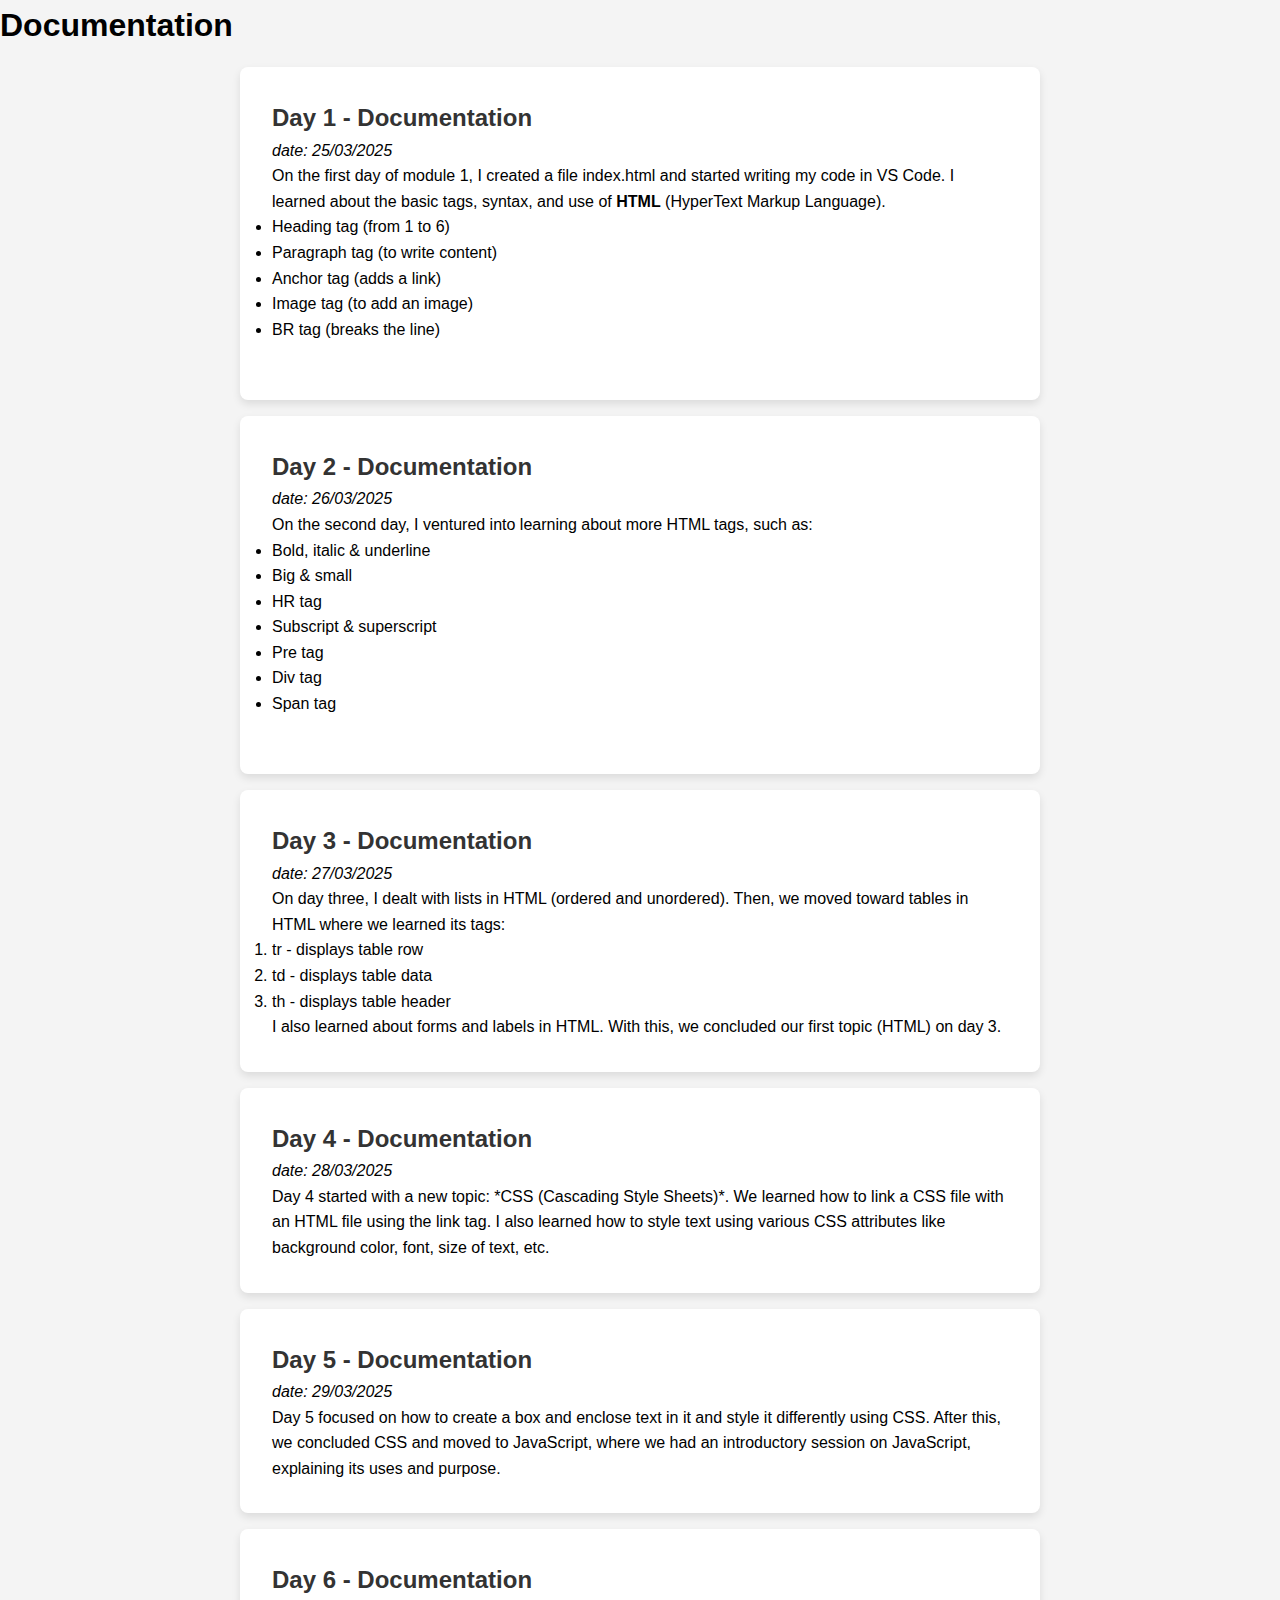
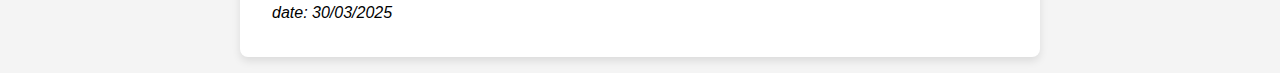
<file: documentation.html>
<!DOCTYPE html>
<html lang="en">
<head>
    <meta charset="UTF-8">
    <meta name="viewport" content="width=device-width, initial-scale=1.0">
    <title>Document</title>
</head>
<body>
    <link rel="stylesheet" href="./style.css">
    <h1>Documentation</h1>
    <section id="day1">
        <h2>Day 1 - Documentation</h2>
        <p><i>date: 25/03/2025</i></p>
        <p>On the first day of module 1, I created a file index.html and started writing my code in VS Code. I learned about the basic tags, syntax, and use of <b>HTML</b> (HyperText Markup Language).</p>
        <ul>
            <li>Heading tag (from 1 to 6)</li>
            <li>Paragraph tag (to write content)</li>
            <li>Anchor tag (adds a link)</li>
            <li>Image tag (to add an image)</li>
            <li>BR tag (breaks the line)</li>
       </ul> <br>
    </section>

    <section id="day2">
      <h2>Day 2 - Documentation</h2>
      <p><i>date: 26/03/2025</i></p>
      <p>On the second day, I ventured into learning about more HTML tags, such as:</p>
      <ul>
          <li>Bold, italic & underline</li>
          <li>Big & small</li>
          <li>HR tag</li>
          <li>Subscript & superscript</li>
          <li>Pre tag</li>
          <li>Div tag</li>
          <li>Span tag</li>
      </ul><br>
    </section>

    <section id="day3">
      <h2>Day 3 - Documentation</h2>
      <p><i>date: 27/03/2025</i></p>
      <p>On day three, I dealt with lists in HTML (ordered and unordered). Then, we moved toward tables in HTML where we learned its tags:</p>
      <ol>
        <li>tr - displays table row</li>
        <li>td - displays table data</li>
        <li>th - displays table header</li>
      </ol>
      <p>I also learned about forms and labels in HTML. With this, we concluded our first topic (HTML) on day 3.
    </p>
</section>

<section id="day4">
  <h2>Day 4 - Documentation</h2>
  <p><i>date: 28/03/2025</i></p>
  <p>Day 4 started with a new topic: *CSS (Cascading Style Sheets)*. We learned how to link a CSS file with an HTML file using the link tag. I also learned how to style text using various CSS attributes like background color, font, size of text, etc.</p>
</section>

<section id="day5">
  <h2>Day 5 - Documentation</h2>
  <p><i>date: 29/03/2025</i></p>
  <p>Day 5 focused on how to create a box and enclose text in it and style it differently using CSS. After this, we concluded CSS and moved to JavaScript, where we had an introductory session on JavaScript, explaining its uses and purpose.</p>
</section>

<section id="day6">
  <h2>Day 6 - Documentation</h2>
  <p><i>date: 30/03/2025</i>
  </p>
  
    
</body>
</html>
</file>
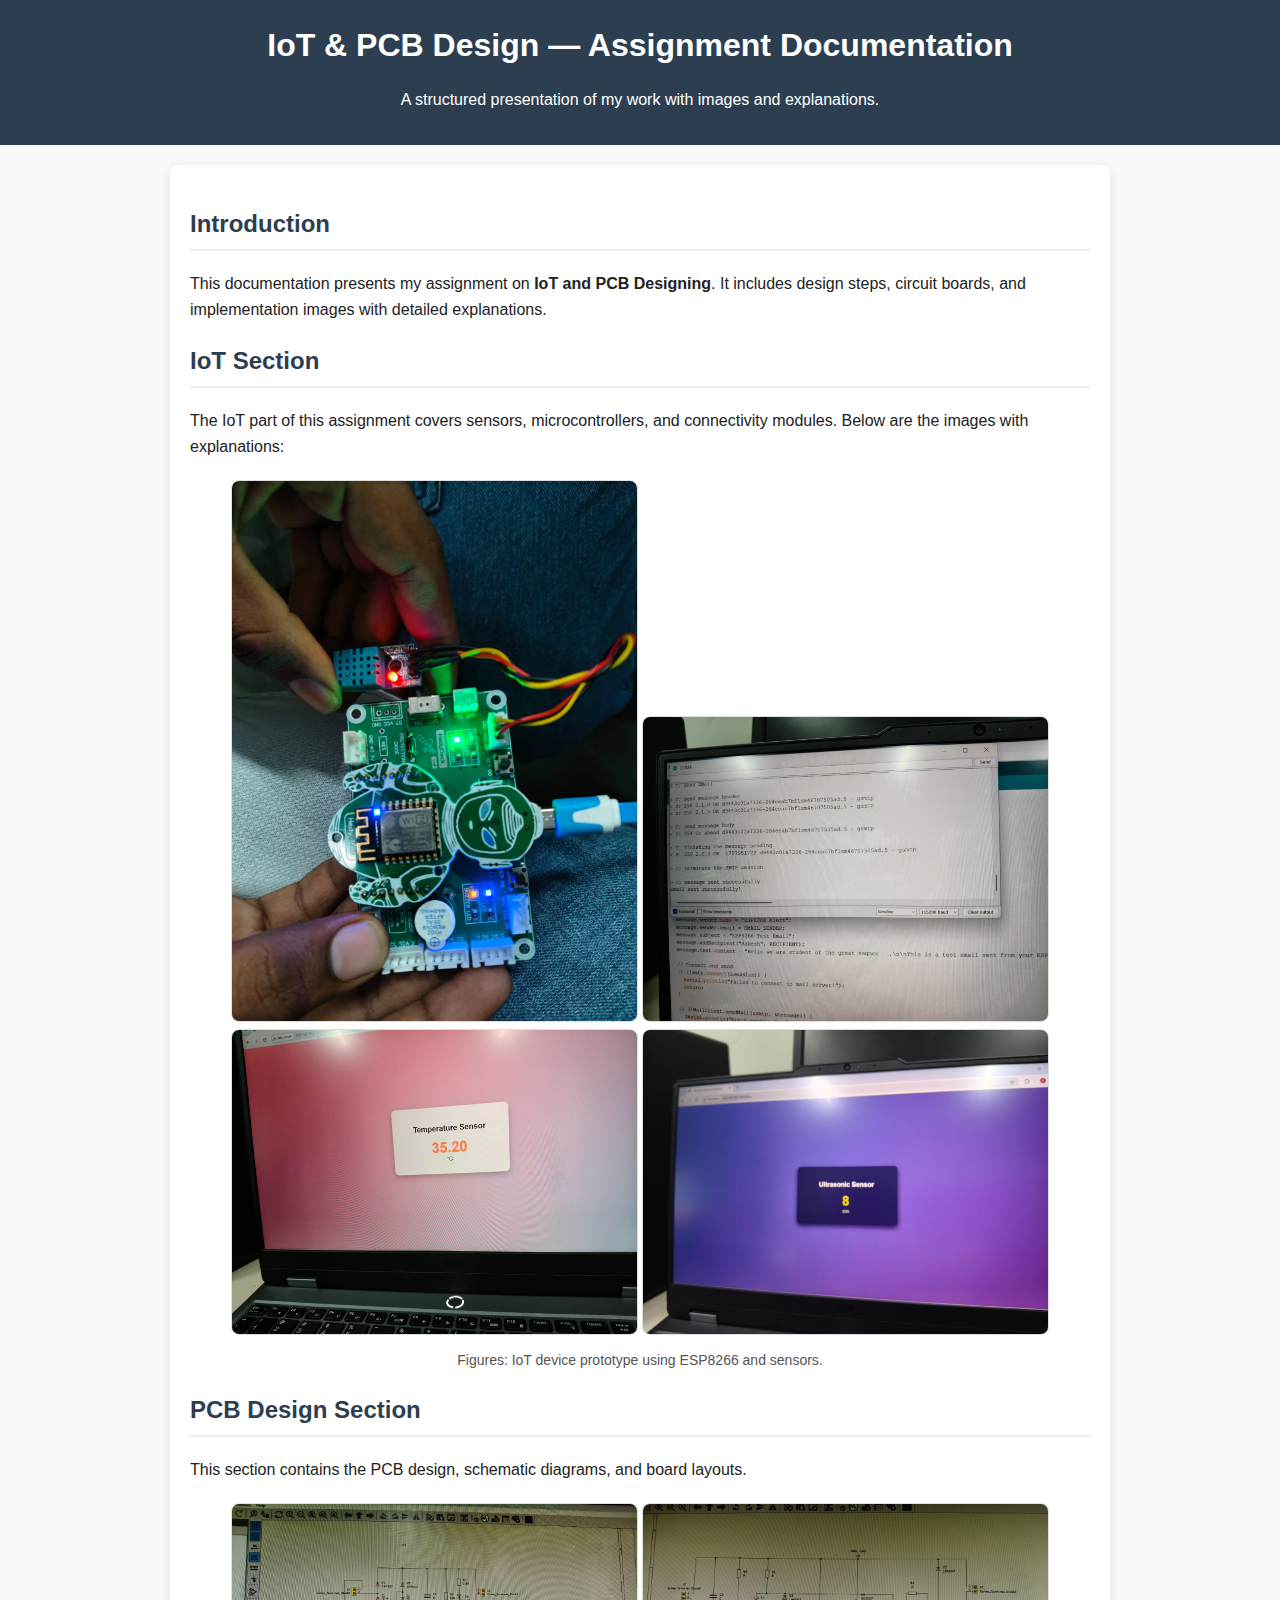
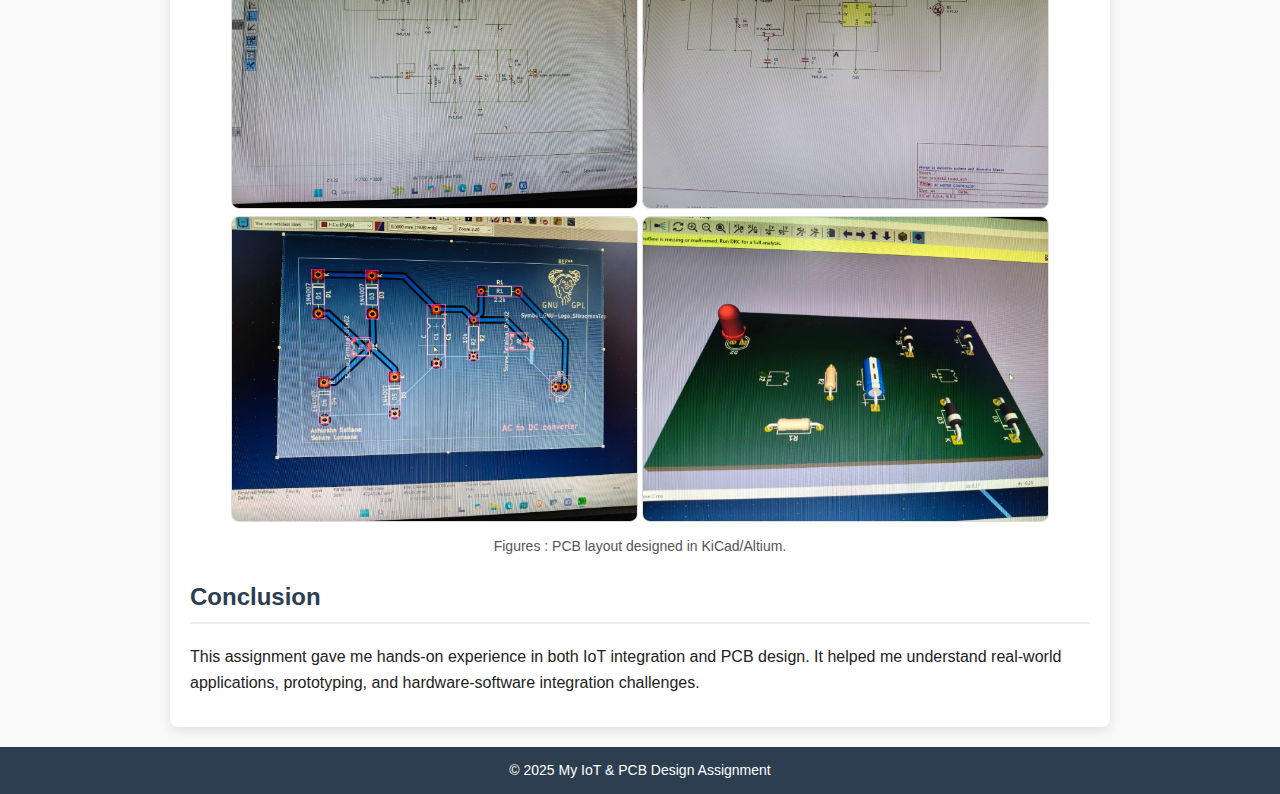
<file: iotassignment.html>
<!doctype html>
<html lang="en">
<head>
  <meta charset="utf-8" />
  <meta name="viewport" content="width=device-width,initial-scale=1" />
  <title>IoT & PCB Design — Assignment Documentation</title>
  <style>
    body {font-family: Arial, sans-serif; line-height: 1.6; margin: 0; padding: 0; background: #f9f9f9; color: #222;}
    header {background: #2c3e50; color: #fff; padding: 20px; text-align: center;}
    header h1 {margin: 0;}
    .container {max-width: 900px; margin: 20px auto; padding: 20px; background: #fff; border-radius: 8px; box-shadow: 0 4px 12px rgba(0,0,0,0.1);}
    h2 {color: #2c3e50; border-bottom: 2px solid #eee; padding-bottom: 6px;}
    p {margin-bottom: 12px;}
    .image-block {margin: 20px 0; text-align: center;}
    .image-block img {max-width: 60%; height: auto; border: 1px solid #ddd; border-radius: 6px;}
    .caption {font-size: 14px; color: #555; margin-top: 6px;}
    footer {text-align: center; padding: 12px; font-size: 14px; background: #2c3e50; color: #fff; margin-top: 20px;}
  </style>
</head>
<body>
  <header>
    <h1>IoT & PCB Design — Assignment Documentation</h1>
    <p>A structured presentation of my work with images and explanations.</p>
  </header>

  <div class="container">
    <h2>Introduction</h2>
    <p>This documentation presents my assignment on <b>IoT and PCB Designing</b>. It includes design steps, circuit boards, and implementation images with detailed explanations.</p>

    <h2>IoT Section</h2>
    <p>The IoT part of this assignment covers sensors, microcontrollers, and connectivity modules. Below are the images with explanations:</p>
    <div class="image-block">
      <img src="./hedy mcu .jpg" alt="Hedy MCU" style="width: 45%; border-radius: 8px;">
  <img src="./email sender code.jpg" alt="IoT code" style="width: 45%; border-radius: 8px;">
  <img src="./temp test.jpg" alt="Temp measurement" style="width: 45%; border-radius: 8px;">
  <img src="./ultrasonic sensor testing.jpg" alt="Ultrasonic sensor testing" style="width: 45%; border-radius: 8px;">
      
      <div class="caption">Figures: IoT device prototype using ESP8266 and sensors.</div>
    </div>

    <h2>PCB Design Section</h2>
    <p>This section contains the PCB design, schematic diagrams, and board layouts.</p>
    <div class="image-block">
      <img src="./PCB design.jpg" alt="PCB Design" style="width: 45%; border-radius: 8px;">
  <img src="./pcb design 1.jpg" alt="PCB design" style="width: 45%; border-radius: 8px;">
  <img src="./pcb design result.jpg" alt="PCB design result" style="width: 45%; border-radius: 8px;">
  <img src="./pcb design result 2.jpg" alt="PCB design result" style="width: 45%; border-radius: 8px;">
      <div class="caption">Figures : PCB layout designed in KiCad/Altium.</div>
    </div>

    <h2>Conclusion</h2>
    <p>This assignment gave me hands-on experience in both IoT integration and PCB design. It helped me understand real-world applications, prototyping, and hardware-software integration challenges.</p>
  </div>

  <footer>
    © 2025 My IoT & PCB Design Assignment
  </footer>
</body>
</html>
</file>
<file: style.css>
/* General Styles */
* {
    margin: 0;
    padding: 0;
    box-sizing: border-box;
}

body {
    font-family: Arial, sans-serif;
    line-height: 1.6;
    background-color: #f4f4f4;
}

h2 {
    color: #333;
}

/* Navigation Bar */
nav {
    background-color: #333;
    padding: 1rem;
}

nav ul {
    list-style-type: none;
    text-align: center;
}

nav ul li {
    display: inline;
    margin: 0 15px;
}

nav ul li a {
    color: white;
    text-decoration: none;
    font-size: 18px;
}

nav ul li a:hover {
    color: #4CAF50;
}

/* Section Styles */
section {
    padding: 2rem;
    margin: 1rem 0;
    background-color: white;
    border-radius: 8px;
    box-shadow: 0 4px 8px rgba(0, 0, 0, 0.1);
    max-width: 800px;
    margin-left: auto;
    margin-right: auto;
}

/* About Me Section */
#about-me {
    background-color: #e2f7e1;
}

#about-me p {
    color: #555;
    font-size: 18px;
}

/* Projects Section */
#projects {
    background-color: #e7f0ff;
}

.project {
    margin-bottom: 1.5rem;
}

.project h3 {
    font-size: 24px;
    color: #333;
}

.project p {
    font-size: 16px;
    color: #555;
}

/* Contact Section */
#contact {
    background-color: #f7f7f7;
}

#contact p {
    font-size: 18px;
    color: #333;
}

/* Responsive Design */
@media screen and (max-width: 768px) {
    nav ul li {
        display: block;
        margin: 10px 0;
    }

    section {
        margin: 1rem;
        }
}
</file>
